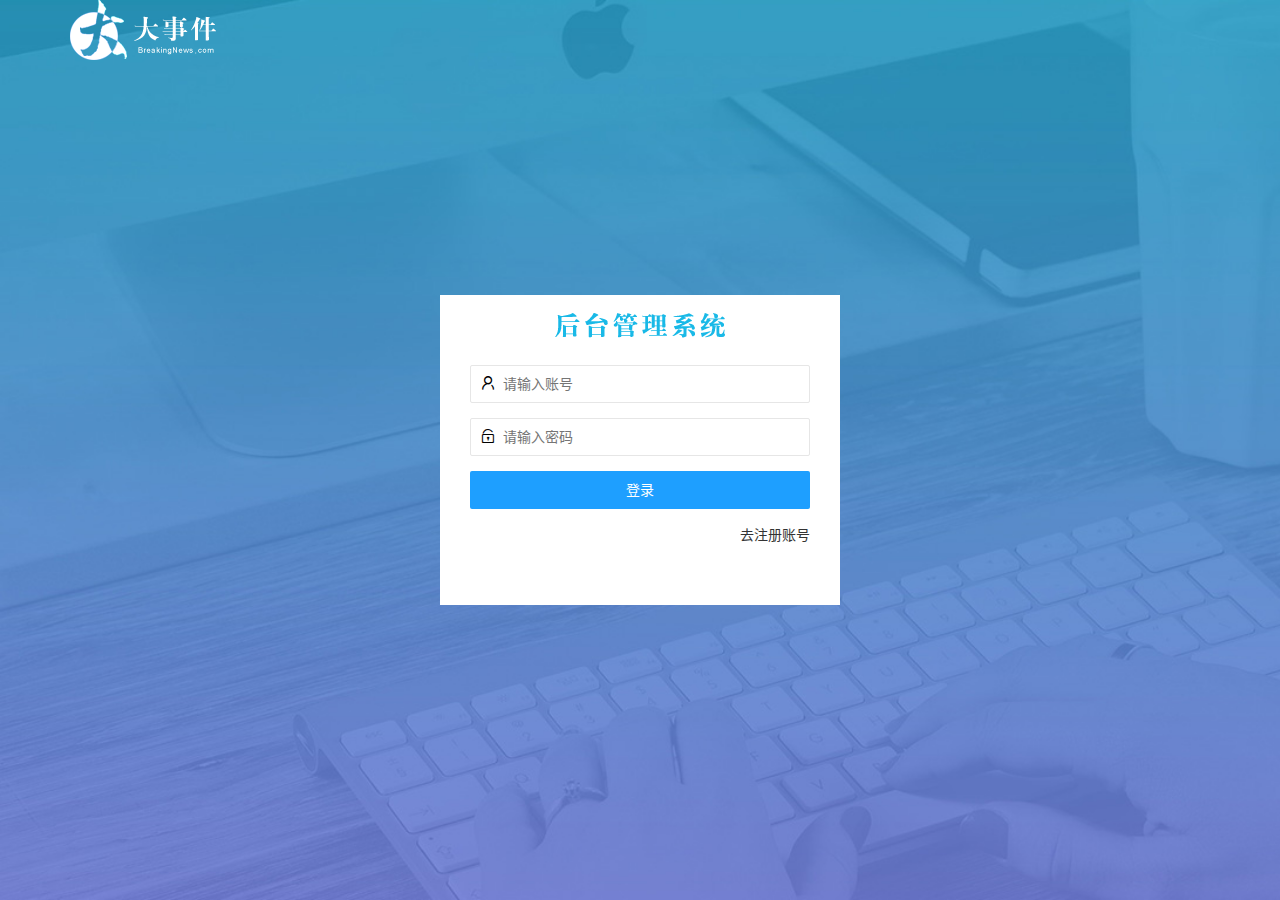
<file: login.html>
<!DOCTYPE html>
<html lang="zh-CN">

<head>
	<meta charset="UTF-8">
	<meta name="viewport" content="width=device-width, initial-scale=1.0">
	<title>大事件</title>
	<link rel="stylesheet" href="./assets/css/login.css">
	<link rel="stylesheet" href="./assets/lib/layui/css/layui.css">
</head>

<body>
	<!-- 头部LOGO区 -->
	<div class="layui-main">
		<img src="./assets/images/logo.png" alt="">
	</div>
	<!-- 登录注册区域 -->
	<div class="loginAndRegBox">
		<div class="title-box"></div>
		<div class="login-box">
			<form class="layui-form" id="form_login">
				<div class="layui-form-item icon-user">
					<i class="layui-icon layui-icon-username"></i>  
					<input type="text" name="username" required lay-verify="required" placeholder="请输入账号" autocomplete="off"
						class="layui-input">
				</div>
				<div class="layui-form-item icon-user">
					<i class="layui-icon layui-icon-password"></i>  
					<input type="password" name="password" required lay-verify="required|pwd" placeholder="请输入密码" autocomplete="off"
						class="layui-input">
				</div>
				<div class="layui-form-item">
					<button class="layui-btn layui-btn-fluid layui-btn-normal" lay-submit lay-filter="formDemo">登录</button>
				</div>
				<div class="layui-form-item" id="links">
					<a href="javascript:;" id="login-link">去注册账号</a>
				</div>

			</form>
		</div>
		<div class="reg-box" style="display: none;">
			<form class="layui-form" id="form_reg">
				<div class="layui-form-item icon-user">
					<i class="layui-icon layui-icon-username"></i>  

					<input type="text" name="username" required lay-verify="required" placeholder="请输入账号" autocomplete="off"
						class="layui-input">
				</div>
				<div class="layui-form-item icon-user">
					<i class="layui-icon layui-icon-password"></i>  

					<input type="password" name="password" required lay-verify="required|pwd" 1	placeholder="请输入密码" autocomplete="off"
						class="layui-input">
				</div>
				<div class="layui-form-item icon-user">
					<i class="layui-icon layui-icon-password"></i>  
					<input type="password" name="repassword" required lay-verify="required|repwd" placeholder="请再次确认密码" autocomplete="off"
						class="layui-input">
				</div>
				<div class="layui-form-item">
					<button class="layui-btn layui-btn-fluid layui-btn-normal" lay-submit lay-filter="formDemo">注册</button>
				</div>
				<div class="layui-form-item " id="links">
					<a href="javascript:;" id="reg-link">去登录</a>
				</div>
			</form>

		</div>
	</div>

	<script src="./assets/lib/layui/layui.all.js"></script>
	<script src="./assets/lib/jquery.js"></script>
	<script src="./assets/js/baseAPI.js"></script>
	<script src="./assets/js/login.js"></script>

</body>

</html>
</file>
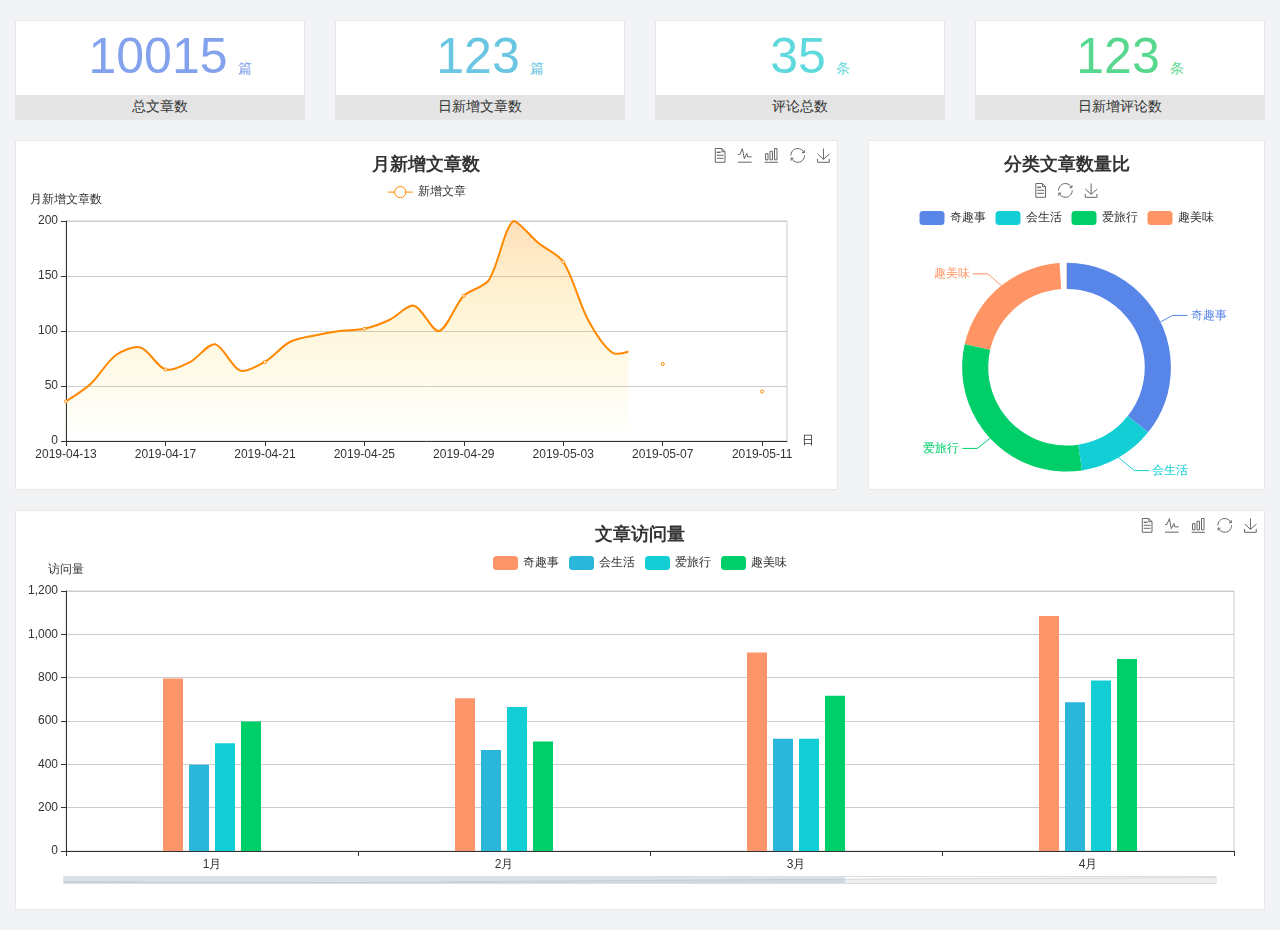
<file: home/dashboard.html>
<!DOCTYPE html>
<html lang="en">

<head>
  <meta charset="UTF-8">
  <meta name="viewport" content="width=device-width, initial-scale=1.0">
  <meta http-equiv="X-UA-Compatible" content="ie=edge">
  <title>图表统计</title>
  <link rel="stylesheet" href="../assets/lib/bootstrap.css" />
  <link rel="stylesheet" href="../assets/lib/main.css" />
  <script src="../assets/lib/jquery.js"></script>
  <script type="text/javascript" src="../assets/lib/echarts.min.js"></script>
</head>

<body>
  <div class="container-fluid">
    <div class="row spannel_list">
      <div class="col-sm-3 col-xs-6">
        <div class="spannel">
          <em>10015</em><span>篇</span>
          <b>总文章数</b>
        </div>
      </div>
      <div class="col-sm-3 col-xs-6">
        <div class="spannel scolor01">
          <em>123</em><span>篇</span>
          <b>日新增文章数</b>
        </div>
      </div>
      <div class="col-sm-3 col-xs-6">
        <div class="spannel scolor02">
          <em>35</em><span>条</span>
          <b>评论总数</b>
        </div>
      </div>
      <div class="col-sm-3 col-xs-6">
        <div class="spannel scolor03">
          <em>123</em><span>条</span>
          <b>日新增评论数</b>
        </div>
      </div>
    </div>
  </div>

  <div class="container-fluid">
    <div class="row curve-pie">
      <div class="col-lg-8 col-md-8">
        <div class="gragh_pannel" id="curve_show"></div>
      </div>
      <div class="col-lg-4 col-md-4">
        <div class="gragh_pannel" id="pie_show"></div>
      </div>
    </div>
  </div>

  <div class="container-fluid">
    <div class="column_pannel" id="column_show"></div>
  </div>

  <script>
    var oChart = echarts.init(document.getElementById('curve_show'));
    var aList_all = [
      { 'count': 36, 'date': '2019-04-13' },
      { 'count': 52, 'date': '2019-04-14' },
      { 'count': 78, 'date': '2019-04-15' },
      { 'count': 85, 'date': '2019-04-16' },
      { 'count': 65, 'date': '2019-04-17' },
      { 'count': 72, 'date': '2019-04-18' },
      { 'count': 88, 'date': '2019-04-19' },
      { 'count': 64, 'date': '2019-04-20' },
      { 'count': 72, 'date': '2019-04-21' },
      { 'count': 90, 'date': '2019-04-22' },
      { 'count': 96, 'date': '2019-04-23' },
      { 'count': 100, 'date': '2019-04-24' },
      { 'count': 102, 'date': '2019-04-25' },
      { 'count': 110, 'date': '2019-04-26' },
      { 'count': 123, 'date': '2019-04-27' },
      { 'count': 100, 'date': '2019-04-28' },
      { 'count': 132, 'date': '2019-04-29' },
      { 'count': 146, 'date': '2019-04-30' },
      { 'count': 200, 'date': '2019-05-01' },
      { 'count': 180, 'date': '2019-05-02' },
      { 'count': 163, 'date': '2019-05-03' },
      { 'count': 110, 'date': '2019-05-04' },
      { 'count': 80, 'date': '2019-05-05' },
      { 'count': 82, 'date': '2019-05-06' },
      { 'count': 70, 'date': '2019-05-07' },
      { 'count': 65, 'date': '2019-05-08' },
      { 'count': 54, 'date': '2019-05-09' },
      { 'count': 40, 'date': '2019-05-10' },
      { 'count': 45, 'date': '2019-05-11' },
      { 'count': 38, 'date': '2019-05-12' },
    ];

    let aCount = [];
    let aDate = [];

    for (var i = 0; i < aList_all.length; i++) {
      aCount.push(aList_all[i].count);
      aDate.push(aList_all[i].date);
    }

    var chartopt = {
      title: {
        text: '月新增文章数',
        left: 'center',
        top: '10'
      },
      tooltip: {
        trigger: 'axis'
      },
      legend: {
        data: ['新增文章'],
        top: '40'
      },
      toolbox: {
        show: true,
        feature: {
          mark: { show: true },
          dataView: { show: true, readOnly: false },
          magicType: { show: true, type: ['line', 'bar'] },
          restore: { show: true },
          saveAsImage: { show: true }
        }
      },
      calculable: true,
      xAxis: [
        {
          name: '日',
          type: 'category',
          boundaryGap: false,
          data: aDate
        }
      ],
      yAxis: [
        {
          name: '月新增文章数',
          type: 'value'
        }
      ],
      series: [
        {
          name: '新增文章',
          type: 'line',
          smooth: true,
          itemStyle: { normal: { areaStyle: { type: 'default' }, color: '#f80' }, lineStyle: { color: '#f80' } },
          data: aCount
        }],
      areaStyle: {
        normal: {
          color: new echarts.graphic.LinearGradient(0, 0, 0, 1, [{
            offset: 0,
            color: 'rgba(255,136,0,0.39)'
          }, {
            offset: .34,
            color: 'rgba(255,180,0,0.25)'
          }, {
            offset: 1,
            color: 'rgba(255,222,0,0.00)'
          }])

        }
      },
      grid: {
        show: true,
        x: 50,
        x2: 50,
        y: 80,
        height: 220
      }
    };

    oChart.setOption(chartopt);


    var oPie = echarts.init(document.getElementById('pie_show'));
    var oPieopt =
    {
      title: {
        top: 10,
        text: '分类文章数量比',
        x: 'center'
      },
      tooltip: {
        trigger: 'item',
        formatter: "{a} <br/>{b} : {c} ({d}%)"
      },
      color: ['#5885e8', '#13cfd5', '#00ce68', '#ff9565'],
      legend: {
        x: 'center',
        top: 65,
        data: ['奇趣事', '会生活', '爱旅行', '趣美味']
      },
      toolbox: {
        show: true,
        x: 'center',
        top: 35,
        feature: {
          mark: { show: true },
          dataView: { show: true, readOnly: false },
          magicType: {
            show: true,
            type: ['pie', 'funnel'],
            option: {
              funnel: {
                x: '25%',
                width: '50%',
                funnelAlign: 'left',
                max: 1548
              }
            }
          },
          restore: { show: true },
          saveAsImage: { show: true }
        }
      },
      calculable: true,
      series: [
        {
          name: '访问来源',
          type: 'pie',
          radius: ['45%', '60%'],
          center: ['50%', '65%'],
          data: [
            { value: 300, name: '奇趣事' },
            { value: 100, name: '会生活' },
            { value: 260, name: '爱旅行' },
            { value: 180, name: '趣美味' }
          ]
        }
      ]
    };
    oPie.setOption(oPieopt);



    var oColumn = this.echarts.init(document.getElementById('column_show'));
    var oColumnopt =
    {
      title: {
        text: '文章访问量',
        left: 'center',
        top: '10'
      },
      tooltip: {
        trigger: 'axis'
      },
      legend: {
        data: ['奇趣事', '会生活', '爱旅行', '趣美味'],
        top: '40'
      },
      toolbox: {
        show: true,
        feature: {
          mark: { show: true },
          dataView: { show: true, readOnly: false },
          magicType: { show: true, type: ['line', 'bar'] },
          restore: { show: true },
          saveAsImage: { show: true }
        }
      },
      calculable: true,
      xAxis: [
        {
          type: 'category',
          data: ['1月', '2月', '3月', '4月', '5月']
        }
      ],
      yAxis: [
        {
          name: '访问量',
          type: 'value'
        }
      ],
      series: [
        {
          name: '奇趣事',
          type: 'bar',
          barWidth: 20,
          itemStyle: {
            normal: { areaStyle: { type: 'default' }, color: '#fd956a' }
          },
          data: [800, 708, 920, 1090, 1200]
        },
        {
          name: '会生活',
          type: 'bar',
          barWidth: 20,
          itemStyle: {
            normal: { areaStyle: { type: 'default' }, color: '#2bb6db' }
          },
          data: [400, 468, 520, 690, 800]
        },
        {
          name: '爱旅行',
          type: 'bar',
          barWidth: 20,
          itemStyle: {
            normal: { areaStyle: { type: 'default' }, color: '#13cfd5' }
          },
          data: [500, 668, 520, 790, 900]
        },
        {
          name: '趣美味',
          type: 'bar',
          barWidth: 20,
          itemStyle: {
            normal: { areaStyle: { type: 'default' }, color: '#00ce68' }
          },
          data: [600, 508, 720, 890, 1000]
        }
      ],
      grid: {
        show: true,
        x: 50,
        x2: 30,
        y: 80,
        height: 260
      },
      dataZoom: [//给x轴设置滚动条
        {
          start: 0,//默认为0
          end: 100 - 1000 / 31,//默认为100
          type: 'slider',
          show: true,
          xAxisIndex: [0],
          handleSize: 0,//滑动条的 左右2个滑动条的大小
          height: 8,//组件高度
          left: 45, //左边的距离
          right: 50,//右边的距离
          bottom: 26,//右边的距离
          handleColor: '#ddd',//h滑动图标的颜色
          handleStyle: {
            borderColor: "#cacaca",
            borderWidth: "1",
            shadowBlur: 2,
            background: "#ddd",
            shadowColor: "#ddd",
          }
        }]
    };
    oColumn.setOption(oColumnopt);
  </script>
</body>

</html>
</file>
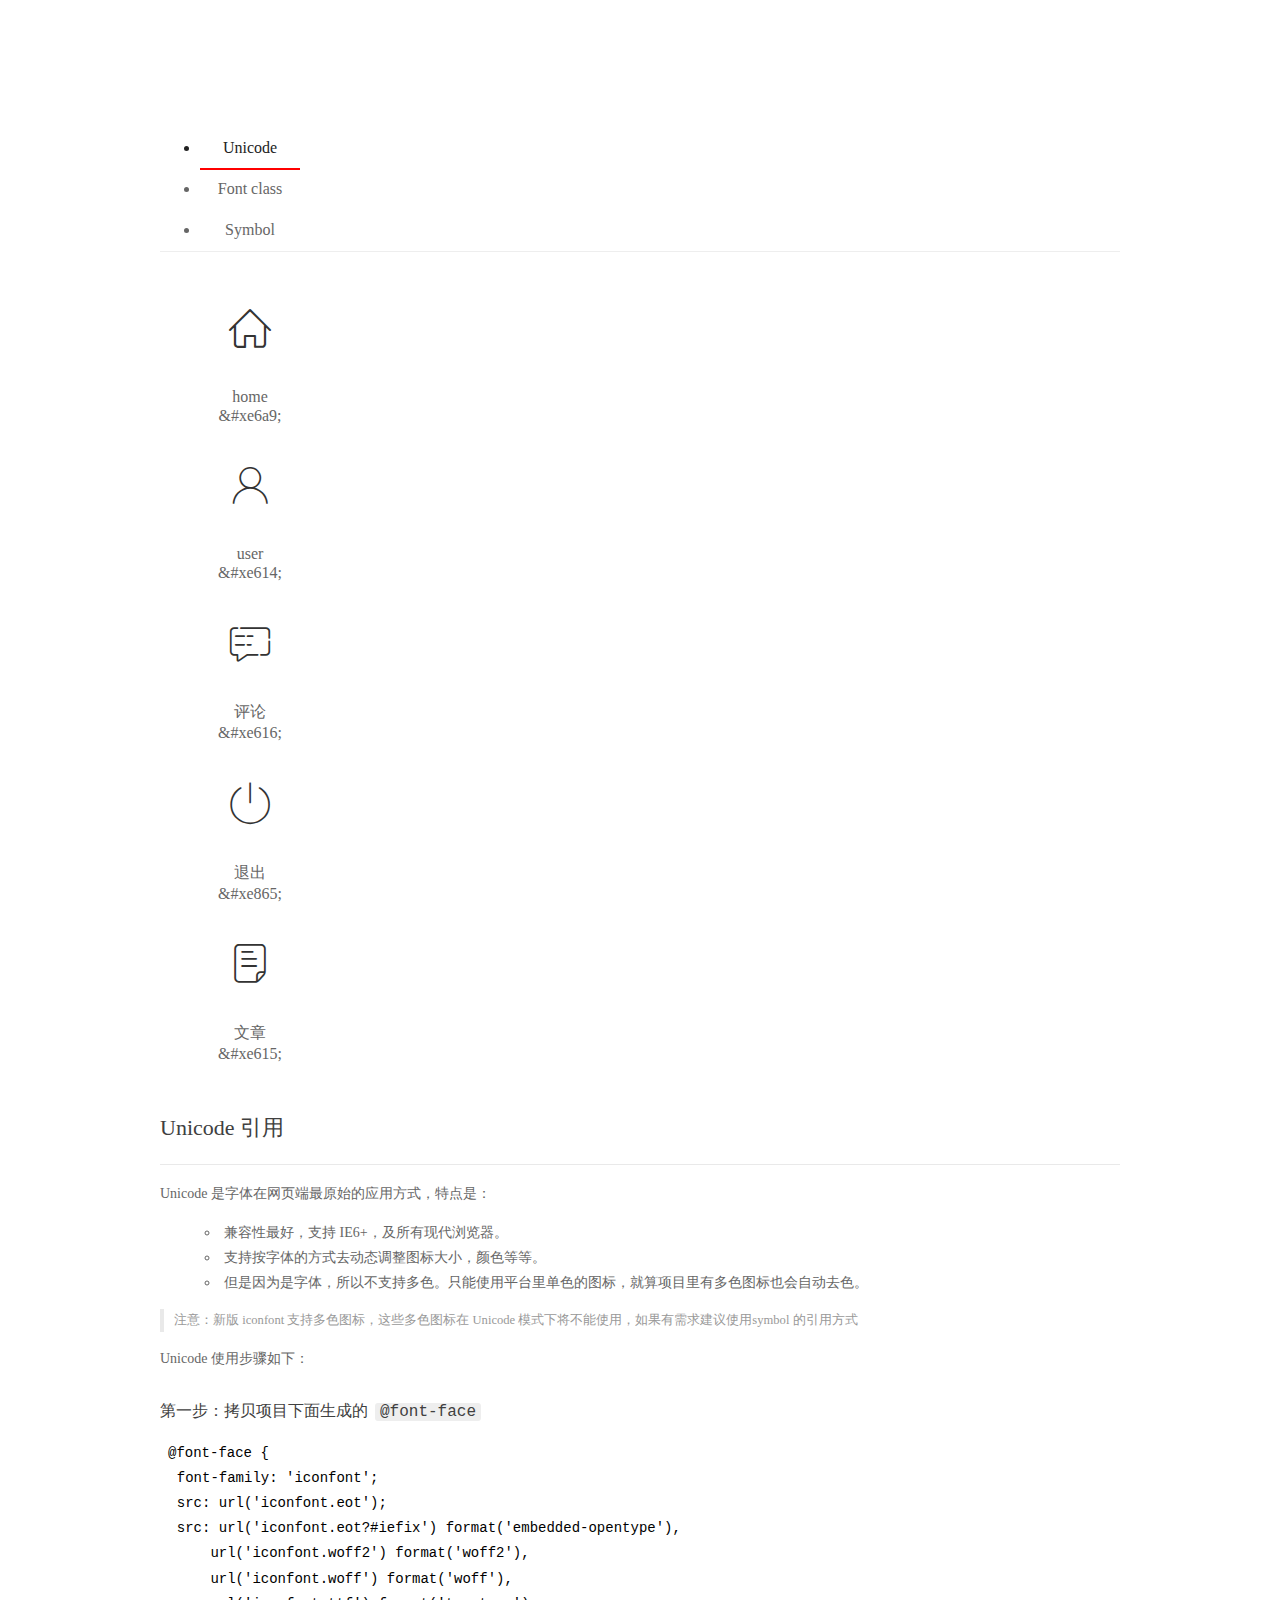
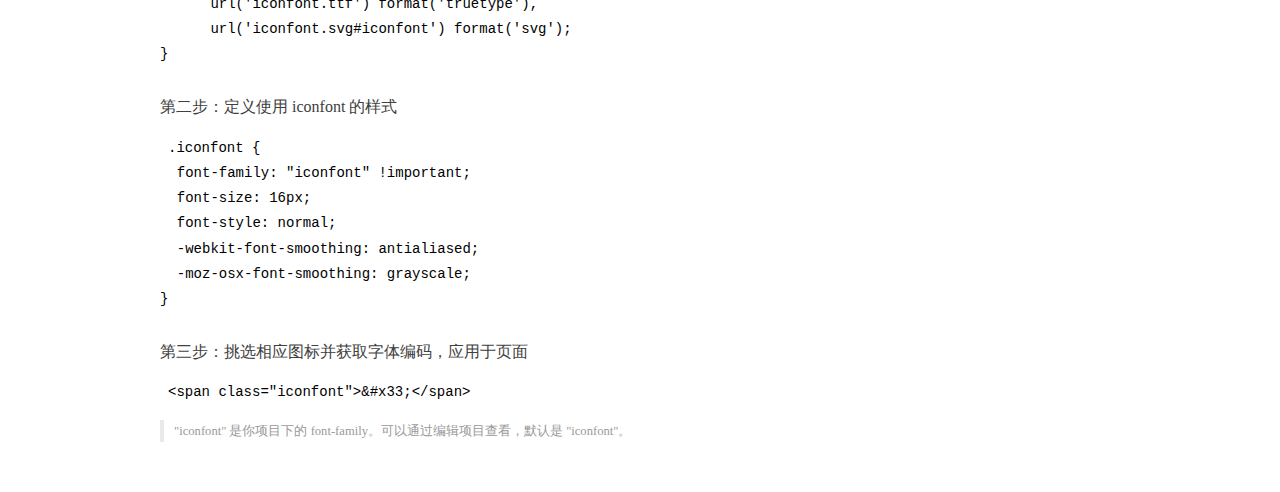
<file: assets/fonts/demo_index.html>
<!DOCTYPE html>
<html>
<head>
  <meta charset="utf-8"/>
  <title>IconFont Demo</title>
  <link rel="shortcut icon" href="https://gtms04.alicdn.com/tps/i4/TB1_oz6GVXXXXaFXpXXJDFnIXXX-64-64.ico" type="image/x-icon"/>
  <link rel="stylesheet" href="https://g.alicdn.com/thx/cube/1.3.2/cube.min.css">
  <link rel="stylesheet" href="demo.css">
  <link rel="stylesheet" href="iconfont.css">
  <script src="iconfont.js"></script>
  <!-- jQuery -->
  <script src="https://a1.alicdn.com/oss/uploads/2018/12/26/7bfddb60-08e8-11e9-9b04-53e73bb6408b.js"></script>
  <!-- 代码高亮 -->
  <script src="https://a1.alicdn.com/oss/uploads/2018/12/26/a3f714d0-08e6-11e9-8a15-ebf944d7534c.js"></script>
</head>
<body>
  <div class="main">
    <h1 class="logo"><a href="https://www.iconfont.cn/" title="iconfont 首页" target="_blank">&#xe86b;</a></h1>
    <div class="nav-tabs">
      <ul id="tabs" class="dib-box">
        <li class="dib active"><span>Unicode</span></li>
        <li class="dib"><span>Font class</span></li>
        <li class="dib"><span>Symbol</span></li>
      </ul>
      
    </div>
    <div class="tab-container">
      <div class="content unicode" style="display: block;">
          <ul class="icon_lists dib-box">
          
            <li class="dib">
              <span class="icon iconfont">&#xe6a9;</span>
                <div class="name">home</div>
                <div class="code-name">&amp;#xe6a9;</div>
              </li>
          
            <li class="dib">
              <span class="icon iconfont">&#xe614;</span>
                <div class="name">user</div>
                <div class="code-name">&amp;#xe614;</div>
              </li>
          
            <li class="dib">
              <span class="icon iconfont">&#xe616;</span>
                <div class="name">评论</div>
                <div class="code-name">&amp;#xe616;</div>
              </li>
          
            <li class="dib">
              <span class="icon iconfont">&#xe865;</span>
                <div class="name">退出</div>
                <div class="code-name">&amp;#xe865;</div>
              </li>
          
            <li class="dib">
              <span class="icon iconfont">&#xe615;</span>
                <div class="name">文章</div>
                <div class="code-name">&amp;#xe615;</div>
              </li>
          
          </ul>
          <div class="article markdown">
          <h2 id="unicode-">Unicode 引用</h2>
          <hr>

          <p>Unicode 是字体在网页端最原始的应用方式，特点是：</p>
          <ul>
            <li>兼容性最好，支持 IE6+，及所有现代浏览器。</li>
            <li>支持按字体的方式去动态调整图标大小，颜色等等。</li>
            <li>但是因为是字体，所以不支持多色。只能使用平台里单色的图标，就算项目里有多色图标也会自动去色。</li>
          </ul>
          <blockquote>
            <p>注意：新版 iconfont 支持多色图标，这些多色图标在 Unicode 模式下将不能使用，如果有需求建议使用symbol 的引用方式</p>
          </blockquote>
          <p>Unicode 使用步骤如下：</p>
          <h3 id="-font-face">第一步：拷贝项目下面生成的 <code>@font-face</code></h3>
<pre><code class="language-css"
>@font-face {
  font-family: 'iconfont';
  src: url('iconfont.eot');
  src: url('iconfont.eot?#iefix') format('embedded-opentype'),
      url('iconfont.woff2') format('woff2'),
      url('iconfont.woff') format('woff'),
      url('iconfont.ttf') format('truetype'),
      url('iconfont.svg#iconfont') format('svg');
}
</code></pre>
          <h3 id="-iconfont-">第二步：定义使用 iconfont 的样式</h3>
<pre><code class="language-css"
>.iconfont {
  font-family: "iconfont" !important;
  font-size: 16px;
  font-style: normal;
  -webkit-font-smoothing: antialiased;
  -moz-osx-font-smoothing: grayscale;
}
</code></pre>
          <h3 id="-">第三步：挑选相应图标并获取字体编码，应用于页面</h3>
<pre>
<code class="language-html"
>&lt;span class="iconfont"&gt;&amp;#x33;&lt;/span&gt;
</code></pre>
          <blockquote>
            <p>"iconfont" 是你项目下的 font-family。可以通过编辑项目查看，默认是 "iconfont"。</p>
          </blockquote>
          </div>
      </div>
      <div class="content font-class">
        <ul class="icon_lists dib-box">
          
          <li class="dib">
            <span class="icon iconfont icon-home"></span>
            <div class="name">
              home
            </div>
            <div class="code-name">.icon-home
            </div>
          </li>
          
          <li class="dib">
            <span class="icon iconfont icon-user"></span>
            <div class="name">
              user
            </div>
            <div class="code-name">.icon-user
            </div>
          </li>
          
          <li class="dib">
            <span class="icon iconfont icon-pinglun"></span>
            <div class="name">
              评论
            </div>
            <div class="code-name">.icon-pinglun
            </div>
          </li>
          
          <li class="dib">
            <span class="icon iconfont icon-tuichu"></span>
            <div class="name">
              退出
            </div>
            <div class="code-name">.icon-tuichu
            </div>
          </li>
          
          <li class="dib">
            <span class="icon iconfont icon-16"></span>
            <div class="name">
              文章
            </div>
            <div class="code-name">.icon-16
            </div>
          </li>
          
        </ul>
        <div class="article markdown">
        <h2 id="font-class-">font-class 引用</h2>
        <hr>

        <p>font-class 是 Unicode 使用方式的一种变种，主要是解决 Unicode 书写不直观，语意不明确的问题。</p>
        <p>与 Unicode 使用方式相比，具有如下特点：</p>
        <ul>
          <li>兼容性良好，支持 IE8+，及所有现代浏览器。</li>
          <li>相比于 Unicode 语意明确，书写更直观。可以很容易分辨这个 icon 是什么。</li>
          <li>因为使用 class 来定义图标，所以当要替换图标时，只需要修改 class 里面的 Unicode 引用。</li>
          <li>不过因为本质上还是使用的字体，所以多色图标还是不支持的。</li>
        </ul>
        <p>使用步骤如下：</p>
        <h3 id="-fontclass-">第一步：引入项目下面生成的 fontclass 代码：</h3>
<pre><code class="language-html">&lt;link rel="stylesheet" href="./iconfont.css"&gt;
</code></pre>
        <h3 id="-">第二步：挑选相应图标并获取类名，应用于页面：</h3>
<pre><code class="language-html">&lt;span class="iconfont icon-xxx"&gt;&lt;/span&gt;
</code></pre>
        <blockquote>
          <p>"
            iconfont" 是你项目下的 font-family。可以通过编辑项目查看，默认是 "iconfont"。</p>
        </blockquote>
      </div>
      </div>
      <div class="content symbol">
          <ul class="icon_lists dib-box">
          
            <li class="dib">
                <svg class="icon svg-icon" aria-hidden="true">
                  <use xlink:href="#icon-home"></use>
                </svg>
                <div class="name">home</div>
                <div class="code-name">#icon-home</div>
            </li>
          
            <li class="dib">
                <svg class="icon svg-icon" aria-hidden="true">
                  <use xlink:href="#icon-user"></use>
                </svg>
                <div class="name">user</div>
                <div class="code-name">#icon-user</div>
            </li>
          
            <li class="dib">
                <svg class="icon svg-icon" aria-hidden="true">
                  <use xlink:href="#icon-pinglun"></use>
                </svg>
                <div class="name">评论</div>
                <div class="code-name">#icon-pinglun</div>
            </li>
          
            <li class="dib">
                <svg class="icon svg-icon" aria-hidden="true">
                  <use xlink:href="#icon-tuichu"></use>
                </svg>
                <div class="name">退出</div>
                <div class="code-name">#icon-tuichu</div>
            </li>
          
            <li class="dib">
                <svg class="icon svg-icon" aria-hidden="true">
                  <use xlink:href="#icon-16"></use>
                </svg>
                <div class="name">文章</div>
                <div class="code-name">#icon-16</div>
            </li>
          
          </ul>
          <div class="article markdown">
          <h2 id="symbol-">Symbol 引用</h2>
          <hr>

          <p>这是一种全新的使用方式，应该说这才是未来的主流，也是平台目前推荐的用法。相关介绍可以参考这篇<a href="">文章</a>
            这种用法其实是做了一个 SVG 的集合，与另外两种相比具有如下特点：</p>
          <ul>
            <li>支持多色图标了，不再受单色限制。</li>
            <li>通过一些技巧，支持像字体那样，通过 <code>font-size</code>, <code>color</code> 来调整样式。</li>
            <li>兼容性较差，支持 IE9+，及现代浏览器。</li>
            <li>浏览器渲染 SVG 的性能一般，还不如 png。</li>
          </ul>
          <p>使用步骤如下：</p>
          <h3 id="-symbol-">第一步：引入项目下面生成的 symbol 代码：</h3>
<pre><code class="language-html">&lt;script src="./iconfont.js"&gt;&lt;/script&gt;
</code></pre>
          <h3 id="-css-">第二步：加入通用 CSS 代码（引入一次就行）：</h3>
<pre><code class="language-html">&lt;style&gt;
.icon {
  width: 1em;
  height: 1em;
  vertical-align: -0.15em;
  fill: currentColor;
  overflow: hidden;
}
&lt;/style&gt;
</code></pre>
          <h3 id="-">第三步：挑选相应图标并获取类名，应用于页面：</h3>
<pre><code class="language-html">&lt;svg class="icon" aria-hidden="true"&gt;
  &lt;use xlink:href="#icon-xxx"&gt;&lt;/use&gt;
&lt;/svg&gt;
</code></pre>
          </div>
      </div>

    </div>
  </div>
  <script>
  $(document).ready(function () {
      $('.tab-container .content:first').show()

      $('#tabs li').click(function (e) {
        var tabContent = $('.tab-container .content')
        var index = $(this).index()

        if ($(this).hasClass('active')) {
          return
        } else {
          $('#tabs li').removeClass('active')
          $(this).addClass('active')

          tabContent.hide().eq(index).fadeIn()
        }
      })
    })
  </script>
</body>
</html>
</file>
<file: assets/css/login.css>
html,
body{
    margin: 0;
    padding: 0;
    height: 100%;
    width: 100%;
    background: url('/assets/images/login_bg.jpg') no-repeat;
    background-size: cover;
}
.loginAndRegBox{
    position: absolute;
    left: 50%;
    top: 50%;
    transform: translate(-50%,-50%);
    width: 400px;
    height: 310px;
    background-color: #fff;

}
.title-box {
    height: 60px;
    background: url('/assets/images/login_title.png') no-repeat;
    background-position: 50%;
}
.layui-form {
    padding: 10px 30px;
}
#links {
    display: flex;
    justify-content:flex-end;
}
.icon-user {
    position: relative;
}
.icon-user i {
    position: absolute;
    top: 10px;
    left: 10px;
}
.layui-input {
    padding-left: 32px!important;
}
</file>
<file: assets/lib/layui/css/layui.css>
/** layui-v2.5.5 MIT License By https://www.layui.com */
 .layui-inline,img{display:inline-block;vertical-align:middle}h1,h2,h3,h4,h5,h6{font-weight:400}.layui-edge,.layui-header,.layui-inline,.layui-main{position:relative}.layui-body,.layui-edge,.layui-elip{overflow:hidden}.layui-btn,.layui-edge,.layui-inline,img{vertical-align:middle}.layui-btn,.layui-disabled,.layui-icon,.layui-unselect{-moz-user-select:none;-webkit-user-select:none;-ms-user-select:none}.layui-elip,.layui-form-checkbox span,.layui-form-pane .layui-form-label{text-overflow:ellipsis;white-space:nowrap}.layui-breadcrumb,.layui-tree-btnGroup{visibility:hidden}blockquote,body,button,dd,div,dl,dt,form,h1,h2,h3,h4,h5,h6,input,li,ol,p,pre,td,textarea,th,ul{margin:0;padding:0;-webkit-tap-highlight-color:rgba(0,0,0,0)}a:active,a:hover{outline:0}img{border:none}li{list-style:none}table{border-collapse:collapse;border-spacing:0}h4,h5,h6{font-size:100%}button,input,optgroup,option,select,textarea{font-family:inherit;font-size:inherit;font-style:inherit;font-weight:inherit;outline:0}pre{white-space:pre-wrap;white-space:-moz-pre-wrap;white-space:-pre-wrap;white-space:-o-pre-wrap;word-wrap:break-word}body{line-height:24px;font:14px Helvetica Neue,Helvetica,PingFang SC,Tahoma,Arial,sans-serif}hr{height:1px;margin:10px 0;border:0;clear:both}a{color:#333;text-decoration:none}a:hover{color:#777}a cite{font-style:normal;*cursor:pointer}.layui-border-box,.layui-border-box *{box-sizing:border-box}.layui-box,.layui-box *{box-sizing:content-box}.layui-clear{clear:both;*zoom:1}.layui-clear:after{content:'\20';clear:both;*zoom:1;display:block;height:0}.layui-inline{*display:inline;*zoom:1}.layui-edge{display:inline-block;width:0;height:0;border-width:6px;border-style:dashed;border-color:transparent}.layui-edge-top{top:-4px;border-bottom-color:#999;border-bottom-style:solid}.layui-edge-right{border-left-color:#999;border-left-style:solid}.layui-edge-bottom{top:2px;border-top-color:#999;border-top-style:solid}.layui-edge-left{border-right-color:#999;border-right-style:solid}.layui-disabled,.layui-disabled:hover{color:#d2d2d2!important;cursor:not-allowed!important}.layui-circle{border-radius:100%}.layui-show{display:block!important}.layui-hide{display:none!important}@font-face{font-family:layui-icon;src:url(../font/iconfont.eot?v=250);src:url(../font/iconfont.eot?v=250#iefix) format('embedded-opentype'),url(../font/iconfont.woff2?v=250) format('woff2'),url(../font/iconfont.woff?v=250) format('woff'),url(../font/iconfont.ttf?v=250) format('truetype'),url(../font/iconfont.svg?v=250#layui-icon) format('svg')}.layui-icon{font-family:layui-icon!important;font-size:16px;font-style:normal;-webkit-font-smoothing:antialiased;-moz-osx-font-smoothing:grayscale}.layui-icon-reply-fill:before{content:"\e611"}.layui-icon-set-fill:before{content:"\e614"}.layui-icon-menu-fill:before{content:"\e60f"}.layui-icon-search:before{content:"\e615"}.layui-icon-share:before{content:"\e641"}.layui-icon-set-sm:before{content:"\e620"}.layui-icon-engine:before{content:"\e628"}.layui-icon-close:before{content:"\1006"}.layui-icon-close-fill:before{content:"\1007"}.layui-icon-chart-screen:before{content:"\e629"}.layui-icon-star:before{content:"\e600"}.layui-icon-circle-dot:before{content:"\e617"}.layui-icon-chat:before{content:"\e606"}.layui-icon-release:before{content:"\e609"}.layui-icon-list:before{content:"\e60a"}.layui-icon-chart:before{content:"\e62c"}.layui-icon-ok-circle:before{content:"\1005"}.layui-icon-layim-theme:before{content:"\e61b"}.layui-icon-table:before{content:"\e62d"}.layui-icon-right:before{content:"\e602"}.layui-icon-left:before{content:"\e603"}.layui-icon-cart-simple:before{content:"\e698"}.layui-icon-face-cry:before{content:"\e69c"}.layui-icon-face-smile:before{content:"\e6af"}.layui-icon-survey:before{content:"\e6b2"}.layui-icon-tree:before{content:"\e62e"}.layui-icon-upload-circle:before{content:"\e62f"}.layui-icon-add-circle:before{content:"\e61f"}.layui-icon-download-circle:before{content:"\e601"}.layui-icon-templeate-1:before{content:"\e630"}.layui-icon-util:before{content:"\e631"}.layui-icon-face-surprised:before{content:"\e664"}.layui-icon-edit:before{content:"\e642"}.layui-icon-speaker:before{content:"\e645"}.layui-icon-down:before{content:"\e61a"}.layui-icon-file:before{content:"\e621"}.layui-icon-layouts:before{content:"\e632"}.layui-icon-rate-half:before{content:"\e6c9"}.layui-icon-add-circle-fine:before{content:"\e608"}.layui-icon-prev-circle:before{content:"\e633"}.layui-icon-read:before{content:"\e705"}.layui-icon-404:before{content:"\e61c"}.layui-icon-carousel:before{content:"\e634"}.layui-icon-help:before{content:"\e607"}.layui-icon-code-circle:before{content:"\e635"}.layui-icon-water:before{content:"\e636"}.layui-icon-username:before{content:"\e66f"}.layui-icon-find-fill:before{content:"\e670"}.layui-icon-about:before{content:"\e60b"}.layui-icon-location:before{content:"\e715"}.layui-icon-up:before{content:"\e619"}.layui-icon-pause:before{content:"\e651"}.layui-icon-date:before{content:"\e637"}.layui-icon-layim-uploadfile:before{content:"\e61d"}.layui-icon-delete:before{content:"\e640"}.layui-icon-play:before{content:"\e652"}.layui-icon-top:before{content:"\e604"}.layui-icon-friends:before{content:"\e612"}.layui-icon-refresh-3:before{content:"\e9aa"}.layui-icon-ok:before{content:"\e605"}.layui-icon-layer:before{content:"\e638"}.layui-icon-face-smile-fine:before{content:"\e60c"}.layui-icon-dollar:before{content:"\e659"}.layui-icon-group:before{content:"\e613"}.layui-icon-layim-download:before{content:"\e61e"}.layui-icon-picture-fine:before{content:"\e60d"}.layui-icon-link:before{content:"\e64c"}.layui-icon-diamond:before{content:"\e735"}.layui-icon-log:before{content:"\e60e"}.layui-icon-rate-solid:before{content:"\e67a"}.layui-icon-fonts-del:before{content:"\e64f"}.layui-icon-unlink:before{content:"\e64d"}.layui-icon-fonts-clear:before{content:"\e639"}.layui-icon-triangle-r:before{content:"\e623"}.layui-icon-circle:before{content:"\e63f"}.layui-icon-radio:before{content:"\e643"}.layui-icon-align-center:before{content:"\e647"}.layui-icon-align-right:before{content:"\e648"}.layui-icon-align-left:before{content:"\e649"}.layui-icon-loading-1:before{content:"\e63e"}.layui-icon-return:before{content:"\e65c"}.layui-icon-fonts-strong:before{content:"\e62b"}.layui-icon-upload:before{content:"\e67c"}.layui-icon-dialogue:before{content:"\e63a"}.layui-icon-video:before{content:"\e6ed"}.layui-icon-headset:before{content:"\e6fc"}.layui-icon-cellphone-fine:before{content:"\e63b"}.layui-icon-add-1:before{content:"\e654"}.layui-icon-face-smile-b:before{content:"\e650"}.layui-icon-fonts-html:before{content:"\e64b"}.layui-icon-form:before{content:"\e63c"}.layui-icon-cart:before{content:"\e657"}.layui-icon-camera-fill:before{content:"\e65d"}.layui-icon-tabs:before{content:"\e62a"}.layui-icon-fonts-code:before{content:"\e64e"}.layui-icon-fire:before{content:"\e756"}.layui-icon-set:before{content:"\e716"}.layui-icon-fonts-u:before{content:"\e646"}.layui-icon-triangle-d:before{content:"\e625"}.layui-icon-tips:before{content:"\e702"}.layui-icon-picture:before{content:"\e64a"}.layui-icon-more-vertical:before{content:"\e671"}.layui-icon-flag:before{content:"\e66c"}.layui-icon-loading:before{content:"\e63d"}.layui-icon-fonts-i:before{content:"\e644"}.layui-icon-refresh-1:before{content:"\e666"}.layui-icon-rmb:before{content:"\e65e"}.layui-icon-home:before{content:"\e68e"}.layui-icon-user:before{content:"\e770"}.layui-icon-notice:before{content:"\e667"}.layui-icon-login-weibo:before{content:"\e675"}.layui-icon-voice:before{content:"\e688"}.layui-icon-upload-drag:before{content:"\e681"}.layui-icon-login-qq:before{content:"\e676"}.layui-icon-snowflake:before{content:"\e6b1"}.layui-icon-file-b:before{content:"\e655"}.layui-icon-template:before{content:"\e663"}.layui-icon-auz:before{content:"\e672"}.layui-icon-console:before{content:"\e665"}.layui-icon-app:before{content:"\e653"}.layui-icon-prev:before{content:"\e65a"}.layui-icon-website:before{content:"\e7ae"}.layui-icon-next:before{content:"\e65b"}.layui-icon-component:before{content:"\e857"}.layui-icon-more:before{content:"\e65f"}.layui-icon-login-wechat:before{content:"\e677"}.layui-icon-shrink-right:before{content:"\e668"}.layui-icon-spread-left:before{content:"\e66b"}.layui-icon-camera:before{content:"\e660"}.layui-icon-note:before{content:"\e66e"}.layui-icon-refresh:before{content:"\e669"}.layui-icon-female:before{content:"\e661"}.layui-icon-male:before{content:"\e662"}.layui-icon-password:before{content:"\e673"}.layui-icon-senior:before{content:"\e674"}.layui-icon-theme:before{content:"\e66a"}.layui-icon-tread:before{content:"\e6c5"}.layui-icon-praise:before{content:"\e6c6"}.layui-icon-star-fill:before{content:"\e658"}.layui-icon-rate:before{content:"\e67b"}.layui-icon-template-1:before{content:"\e656"}.layui-icon-vercode:before{content:"\e679"}.layui-icon-cellphone:before{content:"\e678"}.layui-icon-screen-full:before{content:"\e622"}.layui-icon-screen-restore:before{content:"\e758"}.layui-icon-cols:before{content:"\e610"}.layui-icon-export:before{content:"\e67d"}.layui-icon-print:before{content:"\e66d"}.layui-icon-slider:before{content:"\e714"}.layui-icon-addition:before{content:"\e624"}.layui-icon-subtraction:before{content:"\e67e"}.layui-icon-service:before{content:"\e626"}.layui-icon-transfer:before{content:"\e691"}.layui-main{width:1140px;margin:0 auto}.layui-header{z-index:1000;height:60px}.layui-header a:hover{transition:all .5s;-webkit-transition:all .5s}.layui-side{position:fixed;left:0;top:0;bottom:0;z-index:999;width:200px;overflow-x:hidden}.layui-side-scroll{position:relative;width:220px;height:100%;overflow-x:hidden}.layui-body{position:absolute;left:200px;right:0;top:0;bottom:0;z-index:998;width:auto;overflow-y:auto;box-sizing:border-box}.layui-layout-body{overflow:hidden}.layui-layout-admin .layui-header{background-color:#23262E}.layui-layout-admin .layui-side{top:60px;width:200px;overflow-x:hidden}.layui-layout-admin .layui-body{position:fixed;top:60px;bottom:44px}.layui-layout-admin .layui-main{width:auto;margin:0 15px}.layui-layout-admin .layui-footer{position:fixed;left:200px;right:0;bottom:0;height:44px;line-height:44px;padding:0 15px;background-color:#eee}.layui-layout-admin .layui-logo{position:absolute;left:0;top:0;width:200px;height:100%;line-height:60px;text-align:center;color:#009688;font-size:16px}.layui-layout-admin .layui-header .layui-nav{background:0 0}.layui-layout-left{position:absolute!important;left:200px;top:0}.layui-layout-right{position:absolute!important;right:0;top:0}.layui-container{position:relative;margin:0 auto;padding:0 15px;box-sizing:border-box}.layui-fluid{position:relative;margin:0 auto;padding:0 15px}.layui-row:after,.layui-row:before{content:'';display:block;clear:both}.layui-col-lg1,.layui-col-lg10,.layui-col-lg11,.layui-col-lg12,.layui-col-lg2,.layui-col-lg3,.layui-col-lg4,.layui-col-lg5,.layui-col-lg6,.layui-col-lg7,.layui-col-lg8,.layui-col-lg9,.layui-col-md1,.layui-col-md10,.layui-col-md11,.layui-col-md12,.layui-col-md2,.layui-col-md3,.layui-col-md4,.layui-col-md5,.layui-col-md6,.layui-col-md7,.layui-col-md8,.layui-col-md9,.layui-col-sm1,.layui-col-sm10,.layui-col-sm11,.layui-col-sm12,.layui-col-sm2,.layui-col-sm3,.layui-col-sm4,.layui-col-sm5,.layui-col-sm6,.layui-col-sm7,.layui-col-sm8,.layui-col-sm9,.layui-col-xs1,.layui-col-xs10,.layui-col-xs11,.layui-col-xs12,.layui-col-xs2,.layui-col-xs3,.layui-col-xs4,.layui-col-xs5,.layui-col-xs6,.layui-col-xs7,.layui-col-xs8,.layui-col-xs9{position:relative;display:block;box-sizing:border-box}.layui-col-xs1,.layui-col-xs10,.layui-col-xs11,.layui-col-xs12,.layui-col-xs2,.layui-col-xs3,.layui-col-xs4,.layui-col-xs5,.layui-col-xs6,.layui-col-xs7,.layui-col-xs8,.layui-col-xs9{float:left}.layui-col-xs1{width:8.33333333%}.layui-col-xs2{width:16.66666667%}.layui-col-xs3{width:25%}.layui-col-xs4{width:33.33333333%}.layui-col-xs5{width:41.66666667%}.layui-col-xs6{width:50%}.layui-col-xs7{width:58.33333333%}.layui-col-xs8{width:66.66666667%}.layui-col-xs9{width:75%}.layui-col-xs10{width:83.33333333%}.layui-col-xs11{width:91.66666667%}.layui-col-xs12{width:100%}.layui-col-xs-offset1{margin-left:8.33333333%}.layui-col-xs-offset2{margin-left:16.66666667%}.layui-col-xs-offset3{margin-left:25%}.layui-col-xs-offset4{margin-left:33.33333333%}.layui-col-xs-offset5{margin-left:41.66666667%}.layui-col-xs-offset6{margin-left:50%}.layui-col-xs-offset7{margin-left:58.33333333%}.layui-col-xs-offset8{margin-left:66.66666667%}.layui-col-xs-offset9{margin-left:75%}.layui-col-xs-offset10{margin-left:83.33333333%}.layui-col-xs-offset11{margin-left:91.66666667%}.layui-col-xs-offset12{margin-left:100%}@media screen and (max-width:768px){.layui-hide-xs{display:none!important}.layui-show-xs-block{display:block!important}.layui-show-xs-inline{display:inline!important}.layui-show-xs-inline-block{display:inline-block!important}}@media screen and (min-width:768px){.layui-container{width:750px}.layui-hide-sm{display:none!important}.layui-show-sm-block{display:block!important}.layui-show-sm-inline{display:inline!important}.layui-show-sm-inline-block{display:inline-block!important}.layui-col-sm1,.layui-col-sm10,.layui-col-sm11,.layui-col-sm12,.layui-col-sm2,.layui-col-sm3,.layui-col-sm4,.layui-col-sm5,.layui-col-sm6,.layui-col-sm7,.layui-col-sm8,.layui-col-sm9{float:left}.layui-col-sm1{width:8.33333333%}.layui-col-sm2{width:16.66666667%}.layui-col-sm3{width:25%}.layui-col-sm4{width:33.33333333%}.layui-col-sm5{width:41.66666667%}.layui-col-sm6{width:50%}.layui-col-sm7{width:58.33333333%}.layui-col-sm8{width:66.66666667%}.layui-col-sm9{width:75%}.layui-col-sm10{width:83.33333333%}.layui-col-sm11{width:91.66666667%}.layui-col-sm12{width:100%}.layui-col-sm-offset1{margin-left:8.33333333%}.layui-col-sm-offset2{margin-left:16.66666667%}.layui-col-sm-offset3{margin-left:25%}.layui-col-sm-offset4{margin-left:33.33333333%}.layui-col-sm-offset5{margin-left:41.66666667%}.layui-col-sm-offset6{margin-left:50%}.layui-col-sm-offset7{margin-left:58.33333333%}.layui-col-sm-offset8{margin-left:66.66666667%}.layui-col-sm-offset9{margin-left:75%}.layui-col-sm-offset10{margin-left:83.33333333%}.layui-col-sm-offset11{margin-left:91.66666667%}.layui-col-sm-offset12{margin-left:100%}}@media screen and (min-width:992px){.layui-container{width:970px}.layui-hide-md{display:none!important}.layui-show-md-block{display:block!important}.layui-show-md-inline{display:inline!important}.layui-show-md-inline-block{display:inline-block!important}.layui-col-md1,.layui-col-md10,.layui-col-md11,.layui-col-md12,.layui-col-md2,.layui-col-md3,.layui-col-md4,.layui-col-md5,.layui-col-md6,.layui-col-md7,.layui-col-md8,.layui-col-md9{float:left}.layui-col-md1{width:8.33333333%}.layui-col-md2{width:16.66666667%}.layui-col-md3{width:25%}.layui-col-md4{width:33.33333333%}.layui-col-md5{width:41.66666667%}.layui-col-md6{width:50%}.layui-col-md7{width:58.33333333%}.layui-col-md8{width:66.66666667%}.layui-col-md9{width:75%}.layui-col-md10{width:83.33333333%}.layui-col-md11{width:91.66666667%}.layui-col-md12{width:100%}.layui-col-md-offset1{margin-left:8.33333333%}.layui-col-md-offset2{margin-left:16.66666667%}.layui-col-md-offset3{margin-left:25%}.layui-col-md-offset4{margin-left:33.33333333%}.layui-col-md-offset5{margin-left:41.66666667%}.layui-col-md-offset6{margin-left:50%}.layui-col-md-offset7{margin-left:58.33333333%}.layui-col-md-offset8{margin-left:66.66666667%}.layui-col-md-offset9{margin-left:75%}.layui-col-md-offset10{margin-left:83.33333333%}.layui-col-md-offset11{margin-left:91.66666667%}.layui-col-md-offset12{margin-left:100%}}@media screen and (min-width:1200px){.layui-container{width:1170px}.layui-hide-lg{display:none!important}.layui-show-lg-block{display:block!important}.layui-show-lg-inline{display:inline!important}.layui-show-lg-inline-block{display:inline-block!important}.layui-col-lg1,.layui-col-lg10,.layui-col-lg11,.layui-col-lg12,.layui-col-lg2,.layui-col-lg3,.layui-col-lg4,.layui-col-lg5,.layui-col-lg6,.layui-col-lg7,.layui-col-lg8,.layui-col-lg9{float:left}.layui-col-lg1{width:8.33333333%}.layui-col-lg2{width:16.66666667%}.layui-col-lg3{width:25%}.layui-col-lg4{width:33.33333333%}.layui-col-lg5{width:41.66666667%}.layui-col-lg6{width:50%}.layui-col-lg7{width:58.33333333%}.layui-col-lg8{width:66.66666667%}.layui-col-lg9{width:75%}.layui-col-lg10{width:83.33333333%}.layui-col-lg11{width:91.66666667%}.layui-col-lg12{width:100%}.layui-col-lg-offset1{margin-left:8.33333333%}.layui-col-lg-offset2{margin-left:16.66666667%}.layui-col-lg-offset3{margin-left:25%}.layui-col-lg-offset4{margin-left:33.33333333%}.layui-col-lg-offset5{margin-left:41.66666667%}.layui-col-lg-offset6{margin-left:50%}.layui-col-lg-offset7{margin-left:58.33333333%}.layui-col-lg-offset8{margin-left:66.66666667%}.layui-col-lg-offset9{margin-left:75%}.layui-col-lg-offset10{margin-left:83.33333333%}.layui-col-lg-offset11{margin-left:91.66666667%}.layui-col-lg-offset12{margin-left:100%}}.layui-col-space1{margin:-.5px}.layui-col-space1>*{padding:.5px}.layui-col-space3{margin:-1.5px}.layui-col-space3>*{padding:1.5px}.layui-col-space5{margin:-2.5px}.layui-col-space5>*{padding:2.5px}.layui-col-space8{margin:-3.5px}.layui-col-space8>*{padding:3.5px}.layui-col-space10{margin:-5px}.layui-col-space10>*{padding:5px}.layui-col-space12{margin:-6px}.layui-col-space12>*{padding:6px}.layui-col-space15{margin:-7.5px}.layui-col-space15>*{padding:7.5px}.layui-col-space18{margin:-9px}.layui-col-space18>*{padding:9px}.layui-col-space20{margin:-10px}.layui-col-space20>*{padding:10px}.layui-col-space22{margin:-11px}.layui-col-space22>*{padding:11px}.layui-col-space25{margin:-12.5px}.layui-col-space25>*{padding:12.5px}.layui-col-space30{margin:-15px}.layui-col-space30>*{padding:15px}.layui-btn,.layui-input,.layui-select,.layui-textarea,.layui-upload-button{outline:0;-webkit-appearance:none;transition:all .3s;-webkit-transition:all .3s;box-sizing:border-box}.layui-elem-quote{margin-bottom:10px;padding:15px;line-height:22px;border-left:5px solid #009688;border-radius:0 2px 2px 0;background-color:#f2f2f2}.layui-quote-nm{border-style:solid;border-width:1px 1px 1px 5px;background:0 0}.layui-elem-field{margin-bottom:10px;padding:0;border-width:1px;border-style:solid}.layui-elem-field legend{margin-left:20px;padding:0 10px;font-size:20px;font-weight:300}.layui-field-title{margin:10px 0 20px;border-width:1px 0 0}.layui-field-box{padding:10px 15px}.layui-field-title .layui-field-box{padding:10px 0}.layui-progress{position:relative;height:6px;border-radius:20px;background-color:#e2e2e2}.layui-progress-bar{position:absolute;left:0;top:0;width:0;max-width:100%;height:6px;border-radius:20px;text-align:right;background-color:#5FB878;transition:all .3s;-webkit-transition:all .3s}.layui-progress-big,.layui-progress-big .layui-progress-bar{height:18px;line-height:18px}.layui-progress-text{position:relative;top:-20px;line-height:18px;font-size:12px;color:#666}.layui-progress-big .layui-progress-text{position:static;padding:0 10px;color:#fff}.layui-collapse{border-width:1px;border-style:solid;border-radius:2px}.layui-colla-content,.layui-colla-item{border-top-width:1px;border-top-style:solid}.layui-colla-item:first-child{border-top:none}.layui-colla-title{position:relative;height:42px;line-height:42px;padding:0 15px 0 35px;color:#333;background-color:#f2f2f2;cursor:pointer;font-size:14px;overflow:hidden}.layui-colla-content{display:none;padding:10px 15px;line-height:22px;color:#666}.layui-colla-icon{position:absolute;left:15px;top:0;font-size:14px}.layui-card{margin-bottom:15px;border-radius:2px;background-color:#fff;box-shadow:0 1px 2px 0 rgba(0,0,0,.05)}.layui-card:last-child{margin-bottom:0}.layui-card-header{position:relative;height:42px;line-height:42px;padding:0 15px;border-bottom:1px solid #f6f6f6;color:#333;border-radius:2px 2px 0 0;font-size:14px}.layui-bg-black,.layui-bg-blue,.layui-bg-cyan,.layui-bg-green,.layui-bg-orange,.layui-bg-red{color:#fff!important}.layui-card-body{position:relative;padding:10px 15px;line-height:24px}.layui-card-body[pad15]{padding:15px}.layui-card-body[pad20]{padding:20px}.layui-card-body .layui-table{margin:5px 0}.layui-card .layui-tab{margin:0}.layui-panel-window{position:relative;padding:15px;border-radius:0;border-top:5px solid #E6E6E6;background-color:#fff}.layui-auxiliar-moving{position:fixed;left:0;right:0;top:0;bottom:0;width:100%;height:100%;background:0 0;z-index:9999999999}.layui-form-label,.layui-form-mid,.layui-form-select,.layui-input-block,.layui-input-inline,.layui-textarea{position:relative}.layui-bg-red{background-color:#FF5722!important}.layui-bg-orange{background-color:#FFB800!important}.layui-bg-green{background-color:#009688!important}.layui-bg-cyan{background-color:#2F4056!important}.layui-bg-blue{background-color:#1E9FFF!important}.layui-bg-black{background-color:#393D49!important}.layui-bg-gray{background-color:#eee!important;color:#666!important}.layui-badge-rim,.layui-colla-content,.layui-colla-item,.layui-collapse,.layui-elem-field,.layui-form-pane .layui-form-item[pane],.layui-form-pane .layui-form-label,.layui-input,.layui-layedit,.layui-layedit-tool,.layui-quote-nm,.layui-select,.layui-tab-bar,.layui-tab-card,.layui-tab-title,.layui-tab-title .layui-this:after,.layui-textarea{border-color:#e6e6e6}.layui-timeline-item:before,hr{background-color:#e6e6e6}.layui-text{line-height:22px;font-size:14px;color:#666}.layui-text h1,.layui-text h2,.layui-text h3{font-weight:500;color:#333}.layui-text h1{font-size:30px}.layui-text h2{font-size:24px}.layui-text h3{font-size:18px}.layui-text a:not(.layui-btn){color:#01AAED}.layui-text a:not(.layui-btn):hover{text-decoration:underline}.layui-text ul{padding:5px 0 5px 15px}.layui-text ul li{margin-top:5px;list-style-type:disc}.layui-text em,.layui-word-aux{color:#999!important;padding:0 5px!important}.layui-btn{display:inline-block;height:38px;line-height:38px;padding:0 18px;background-color:#009688;color:#fff;white-space:nowrap;text-align:center;font-size:14px;border:none;border-radius:2px;cursor:pointer}.layui-btn:hover{opacity:.8;filter:alpha(opacity=80);color:#fff}.layui-btn:active{opacity:1;filter:alpha(opacity=100)}.layui-btn+.layui-btn{margin-left:10px}.layui-btn-container{font-size:0}.layui-btn-container .layui-btn{margin-right:10px;margin-bottom:10px}.layui-btn-container .layui-btn+.layui-btn{margin-left:0}.layui-table .layui-btn-container .layui-btn{margin-bottom:9px}.layui-btn-radius{border-radius:100px}.layui-btn .layui-icon{margin-right:3px;font-size:18px;vertical-align:bottom;vertical-align:middle\9}.layui-btn-primary{border:1px solid #C9C9C9;background-color:#fff;color:#555}.layui-btn-primary:hover{border-color:#009688;color:#333}.layui-btn-normal{background-color:#1E9FFF}.layui-btn-warm{background-color:#FFB800}.layui-btn-danger{background-color:#FF5722}.layui-btn-checked{background-color:#5FB878}.layui-btn-disabled,.layui-btn-disabled:active,.layui-btn-disabled:hover{border:1px solid #e6e6e6;background-color:#FBFBFB;color:#C9C9C9;cursor:not-allowed;opacity:1}.layui-btn-lg{height:44px;line-height:44px;padding:0 25px;font-size:16px}.layui-btn-sm{height:30px;line-height:30px;padding:0 10px;font-size:12px}.layui-btn-sm i{font-size:16px!important}.layui-btn-xs{height:22px;line-height:22px;padding:0 5px;font-size:12px}.layui-btn-xs i{font-size:14px!important}.layui-btn-group{display:inline-block;vertical-align:middle;font-size:0}.layui-btn-group .layui-btn{margin-left:0!important;margin-right:0!important;border-left:1px solid rgba(255,255,255,.5);border-radius:0}.layui-btn-group .layui-btn-primary{border-left:none}.layui-btn-group .layui-btn-primary:hover{border-color:#C9C9C9;color:#009688}.layui-btn-group .layui-btn:first-child{border-left:none;border-radius:2px 0 0 2px}.layui-btn-group .layui-btn-primary:first-child{border-left:1px solid #c9c9c9}.layui-btn-group .layui-btn:last-child{border-radius:0 2px 2px 0}.layui-btn-group .layui-btn+.layui-btn{margin-left:0}.layui-btn-group+.layui-btn-group{margin-left:10px}.layui-btn-fluid{width:100%}.layui-input,.layui-select,.layui-textarea{height:38px;line-height:1.3;line-height:38px\9;border-width:1px;border-style:solid;background-color:#fff;border-radius:2px}.layui-input::-webkit-input-placeholder,.layui-select::-webkit-input-placeholder,.layui-textarea::-webkit-input-placeholder{line-height:1.3}.layui-input,.layui-textarea{display:block;width:100%;padding-left:10px}.layui-input:hover,.layui-textarea:hover{border-color:#D2D2D2!important}.layui-input:focus,.layui-textarea:focus{border-color:#C9C9C9!important}.layui-textarea{min-height:100px;height:auto;line-height:20px;padding:6px 10px;resize:vertical}.layui-select{padding:0 10px}.layui-form input[type=checkbox],.layui-form input[type=radio],.layui-form select{display:none}.layui-form [lay-ignore]{display:initial}.layui-form-item{margin-bottom:15px;clear:both;*zoom:1}.layui-form-item:after{content:'\20';clear:both;*zoom:1;display:block;height:0}.layui-form-label{float:left;display:block;padding:9px 15px;width:80px;font-weight:400;line-height:20px;text-align:right}.layui-form-label-col{display:block;float:none;padding:9px 0;line-height:20px;text-align:left}.layui-form-item .layui-inline{margin-bottom:5px;margin-right:10px}.layui-input-block{margin-left:110px;min-height:36px}.layui-input-inline{display:inline-block;vertical-align:middle}.layui-form-item .layui-input-inline{float:left;width:190px;margin-right:10px}.layui-form-text .layui-input-inline{width:auto}.layui-form-mid{float:left;display:block;padding:9px 0!important;line-height:20px;margin-right:10px}.layui-form-danger+.layui-form-select .layui-input,.layui-form-danger:focus{border-color:#FF5722!important}.layui-form-select .layui-input{padding-right:30px;cursor:pointer}.layui-form-select .layui-edge{position:absolute;right:10px;top:50%;margin-top:-3px;cursor:pointer;border-width:6px;border-top-color:#c2c2c2;border-top-style:solid;transition:all .3s;-webkit-transition:all .3s}.layui-form-select dl{display:none;position:absolute;left:0;top:42px;padding:5px 0;z-index:899;min-width:100%;border:1px solid #d2d2d2;max-height:300px;overflow-y:auto;background-color:#fff;border-radius:2px;box-shadow:0 2px 4px rgba(0,0,0,.12);box-sizing:border-box}.layui-form-select dl dd,.layui-form-select dl dt{padding:0 10px;line-height:36px;white-space:nowrap;overflow:hidden;text-overflow:ellipsis}.layui-form-select dl dt{font-size:12px;color:#999}.layui-form-select dl dd{cursor:pointer}.layui-form-select dl dd:hover{background-color:#f2f2f2;-webkit-transition:.5s all;transition:.5s all}.layui-form-select .layui-select-group dd{padding-left:20px}.layui-form-select dl dd.layui-select-tips{padding-left:10px!important;color:#999}.layui-form-select dl dd.layui-this{background-color:#5FB878;color:#fff}.layui-form-checkbox,.layui-form-select dl dd.layui-disabled{background-color:#fff}.layui-form-selected dl{display:block}.layui-form-checkbox,.layui-form-checkbox *,.layui-form-switch{display:inline-block;vertical-align:middle}.layui-form-selected .layui-edge{margin-top:-9px;-webkit-transform:rotate(180deg);transform:rotate(180deg);margin-top:-3px\9}:root .layui-form-selected .layui-edge{margin-top:-9px\0/IE9}.layui-form-selectup dl{top:auto;bottom:42px}.layui-select-none{margin:5px 0;text-align:center;color:#999}.layui-select-disabled .layui-disabled{border-color:#eee!important}.layui-select-disabled .layui-edge{border-top-color:#d2d2d2}.layui-form-checkbox{position:relative;height:30px;line-height:30px;margin-right:10px;padding-right:30px;cursor:pointer;font-size:0;-webkit-transition:.1s linear;transition:.1s linear;box-sizing:border-box}.layui-form-checkbox span{padding:0 10px;height:100%;font-size:14px;border-radius:2px 0 0 2px;background-color:#d2d2d2;color:#fff;overflow:hidden}.layui-form-checkbox:hover span{background-color:#c2c2c2}.layui-form-checkbox i{position:absolute;right:0;top:0;width:30px;height:28px;border:1px solid #d2d2d2;border-left:none;border-radius:0 2px 2px 0;color:#fff;font-size:20px;text-align:center}.layui-form-checkbox:hover i{border-color:#c2c2c2;color:#c2c2c2}.layui-form-checked,.layui-form-checked:hover{border-color:#5FB878}.layui-form-checked span,.layui-form-checked:hover span{background-color:#5FB878}.layui-form-checked i,.layui-form-checked:hover i{color:#5FB878}.layui-form-item .layui-form-checkbox{margin-top:4px}.layui-form-checkbox[lay-skin=primary]{height:auto!important;line-height:normal!important;min-width:18px;min-height:18px;border:none!important;margin-right:0;padding-left:28px;padding-right:0;background:0 0}.layui-form-checkbox[lay-skin=primary] span{padding-left:0;padding-right:15px;line-height:18px;background:0 0;color:#666}.layui-form-checkbox[lay-skin=primary] i{right:auto;left:0;width:16px;height:16px;line-height:16px;border:1px solid #d2d2d2;font-size:12px;border-radius:2px;background-color:#fff;-webkit-transition:.1s linear;transition:.1s linear}.layui-form-checkbox[lay-skin=primary]:hover i{border-color:#5FB878;color:#fff}.layui-form-checked[lay-skin=primary] i{border-color:#5FB878!important;background-color:#5FB878;color:#fff}.layui-checkbox-disbaled[lay-skin=primary] span{background:0 0!important;color:#c2c2c2}.layui-checkbox-disbaled[lay-skin=primary]:hover i{border-color:#d2d2d2}.layui-form-item .layui-form-checkbox[lay-skin=primary]{margin-top:10px}.layui-form-switch{position:relative;height:22px;line-height:22px;min-width:35px;padding:0 5px;margin-top:8px;border:1px solid #d2d2d2;border-radius:20px;cursor:pointer;background-color:#fff;-webkit-transition:.1s linear;transition:.1s linear}.layui-form-switch i{position:absolute;left:5px;top:3px;width:16px;height:16px;border-radius:20px;background-color:#d2d2d2;-webkit-transition:.1s linear;transition:.1s linear}.layui-form-switch em{position:relative;top:0;width:25px;margin-left:21px;padding:0!important;text-align:center!important;color:#999!important;font-style:normal!important;font-size:12px}.layui-form-onswitch{border-color:#5FB878;background-color:#5FB878}.layui-checkbox-disbaled,.layui-checkbox-disbaled i{border-color:#e2e2e2!important}.layui-form-onswitch i{left:100%;margin-left:-21px;background-color:#fff}.layui-form-onswitch em{margin-left:5px;margin-right:21px;color:#fff!important}.layui-checkbox-disbaled span{background-color:#e2e2e2!important}.layui-checkbox-disbaled:hover i{color:#fff!important}[lay-radio]{display:none}.layui-form-radio,.layui-form-radio *{display:inline-block;vertical-align:middle}.layui-form-radio{line-height:28px;margin:6px 10px 0 0;padding-right:10px;cursor:pointer;font-size:0}.layui-form-radio *{font-size:14px}.layui-form-radio>i{margin-right:8px;font-size:22px;color:#c2c2c2}.layui-form-radio>i:hover,.layui-form-radioed>i{color:#5FB878}.layui-radio-disbaled>i{color:#e2e2e2!important}.layui-form-pane .layui-form-label{width:110px;padding:8px 15px;height:38px;line-height:20px;border-width:1px;border-style:solid;border-radius:2px 0 0 2px;text-align:center;background-color:#FBFBFB;overflow:hidden;box-sizing:border-box}.layui-form-pane .layui-input-inline{margin-left:-1px}.layui-form-pane .layui-input-block{margin-left:110px;left:-1px}.layui-form-pane .layui-input{border-radius:0 2px 2px 0}.layui-form-pane .layui-form-text .layui-form-label{float:none;width:100%;border-radius:2px;box-sizing:border-box;text-align:left}.layui-form-pane .layui-form-text .layui-input-inline{display:block;margin:0;top:-1px;clear:both}.layui-form-pane .layui-form-text .layui-input-block{margin:0;left:0;top:-1px}.layui-form-pane .layui-form-text .layui-textarea{min-height:100px;border-radius:0 0 2px 2px}.layui-form-pane .layui-form-checkbox{margin:4px 0 4px 10px}.layui-form-pane .layui-form-radio,.layui-form-pane .layui-form-switch{margin-top:6px;margin-left:10px}.layui-form-pane .layui-form-item[pane]{position:relative;border-width:1px;border-style:solid}.layui-form-pane .layui-form-item[pane] .layui-form-label{position:absolute;left:0;top:0;height:100%;border-width:0 1px 0 0}.layui-form-pane .layui-form-item[pane] .layui-input-inline{margin-left:110px}@media screen and (max-width:450px){.layui-form-item .layui-form-label{text-overflow:ellipsis;overflow:hidden;white-space:nowrap}.layui-form-item .layui-inline{display:block;margin-right:0;margin-bottom:20px;clear:both}.layui-form-item .layui-inline:after{content:'\20';clear:both;display:block;height:0}.layui-form-item .layui-input-inline{display:block;float:none;left:-3px;width:auto;margin:0 0 10px 112px}.layui-form-item .layui-input-inline+.layui-form-mid{margin-left:110px;top:-5px;padding:0}.layui-form-item .layui-form-checkbox{margin-right:5px;margin-bottom:5px}}.layui-layedit{border-width:1px;border-style:solid;border-radius:2px}.layui-layedit-tool{padding:3px 5px;border-bottom-width:1px;border-bottom-style:solid;font-size:0}.layedit-tool-fixed{position:fixed;top:0;border-top:1px solid #e2e2e2}.layui-layedit-tool .layedit-tool-mid,.layui-layedit-tool .layui-icon{display:inline-block;vertical-align:middle;text-align:center;font-size:14px}.layui-layedit-tool .layui-icon{position:relative;width:32px;height:30px;line-height:30px;margin:3px 5px;color:#777;cursor:pointer;border-radius:2px}.layui-layedit-tool .layui-icon:hover{color:#393D49}.layui-layedit-tool .layui-icon:active{color:#000}.layui-layedit-tool .layedit-tool-active{background-color:#e2e2e2;color:#000}.layui-layedit-tool .layui-disabled,.layui-layedit-tool .layui-disabled:hover{color:#d2d2d2;cursor:not-allowed}.layui-layedit-tool .layedit-tool-mid{width:1px;height:18px;margin:0 10px;background-color:#d2d2d2}.layedit-tool-html{width:50px!important;font-size:30px!important}.layedit-tool-b,.layedit-tool-code,.layedit-tool-help{font-size:16px!important}.layedit-tool-d,.layedit-tool-face,.layedit-tool-image,.layedit-tool-unlink{font-size:18px!important}.layedit-tool-image input{position:absolute;font-size:0;left:0;top:0;width:100%;height:100%;opacity:.01;filter:Alpha(opacity=1);cursor:pointer}.layui-layedit-iframe iframe{display:block;width:100%}#LAY_layedit_code{overflow:hidden}.layui-laypage{display:inline-block;*display:inline;*zoom:1;vertical-align:middle;margin:10px 0;font-size:0}.layui-laypage>a:first-child,.layui-laypage>a:first-child em{border-radius:2px 0 0 2px}.layui-laypage>a:last-child,.layui-laypage>a:last-child em{border-radius:0 2px 2px 0}.layui-laypage>:first-child{margin-left:0!important}.layui-laypage>:last-child{margin-right:0!important}.layui-laypage a,.layui-laypage button,.layui-laypage input,.layui-laypage select,.layui-laypage span{border:1px solid #e2e2e2}.layui-laypage a,.layui-laypage span{display:inline-block;*display:inline;*zoom:1;vertical-align:middle;padding:0 15px;height:28px;line-height:28px;margin:0 -1px 5px 0;background-color:#fff;color:#333;font-size:12px}.layui-flow-more a *,.layui-laypage input,.layui-table-view select[lay-ignore]{display:inline-block}.layui-laypage a:hover{color:#009688}.layui-laypage em{font-style:normal}.layui-laypage .layui-laypage-spr{color:#999;font-weight:700}.layui-laypage a{text-decoration:none}.layui-laypage .layui-laypage-curr{position:relative}.layui-laypage .layui-laypage-curr em{position:relative;color:#fff}.layui-laypage .layui-laypage-curr .layui-laypage-em{position:absolute;left:-1px;top:-1px;padding:1px;width:100%;height:100%;background-color:#009688}.layui-laypage-em{border-radius:2px}.layui-laypage-next em,.layui-laypage-prev em{font-family:Sim sun;font-size:16px}.layui-laypage .layui-laypage-count,.layui-laypage .layui-laypage-limits,.layui-laypage .layui-laypage-refresh,.layui-laypage .layui-laypage-skip{margin-left:10px;margin-right:10px;padding:0;border:none}.layui-laypage .layui-laypage-limits,.layui-laypage .layui-laypage-refresh{vertical-align:top}.layui-laypage .layui-laypage-refresh i{font-size:18px;cursor:pointer}.layui-laypage select{height:22px;padding:3px;border-radius:2px;cursor:pointer}.layui-laypage .layui-laypage-skip{height:30px;line-height:30px;color:#999}.layui-laypage button,.layui-laypage input{height:30px;line-height:30px;border-radius:2px;vertical-align:top;background-color:#fff;box-sizing:border-box}.layui-laypage input{width:40px;margin:0 10px;padding:0 3px;text-align:center}.layui-laypage input:focus,.layui-laypage select:focus{border-color:#009688!important}.layui-laypage button{margin-left:10px;padding:0 10px;cursor:pointer}.layui-table,.layui-table-view{margin:10px 0}.layui-flow-more{margin:10px 0;text-align:center;color:#999;font-size:14px}.layui-flow-more a{height:32px;line-height:32px}.layui-flow-more a *{vertical-align:top}.layui-flow-more a cite{padding:0 20px;border-radius:3px;background-color:#eee;color:#333;font-style:normal}.layui-flow-more a cite:hover{opacity:.8}.layui-flow-more a i{font-size:30px;color:#737383}.layui-table{width:100%;background-color:#fff;color:#666}.layui-table tr{transition:all .3s;-webkit-transition:all .3s}.layui-table th{text-align:left;font-weight:400}.layui-table tbody tr:hover,.layui-table thead tr,.layui-table-click,.layui-table-header,.layui-table-hover,.layui-table-mend,.layui-table-patch,.layui-table-tool,.layui-table-total,.layui-table-total tr,.layui-table[lay-even] tr:nth-child(even){background-color:#f2f2f2}.layui-table td,.layui-table th,.layui-table-col-set,.layui-table-fixed-r,.layui-table-grid-down,.layui-table-header,.layui-table-page,.layui-table-tips-main,.layui-table-tool,.layui-table-total,.layui-table-view,.layui-table[lay-skin=line],.layui-table[lay-skin=row]{border-width:1px;border-style:solid;border-color:#e6e6e6}.layui-table td,.layui-table th{position:relative;padding:9px 15px;min-height:20px;line-height:20px;font-size:14px}.layui-table[lay-skin=line] td,.layui-table[lay-skin=line] th{border-width:0 0 1px}.layui-table[lay-skin=row] td,.layui-table[lay-skin=row] th{border-width:0 1px 0 0}.layui-table[lay-skin=nob] td,.layui-table[lay-skin=nob] th{border:none}.layui-table img{max-width:100px}.layui-table[lay-size=lg] td,.layui-table[lay-size=lg] th{padding:15px 30px}.layui-table-view .layui-table[lay-size=lg] .layui-table-cell{height:40px;line-height:40px}.layui-table[lay-size=sm] td,.layui-table[lay-size=sm] th{font-size:12px;padding:5px 10px}.layui-table-view .layui-table[lay-size=sm] .layui-table-cell{height:20px;line-height:20px}.layui-table[lay-data]{display:none}.layui-table-box{position:relative;overflow:hidden}.layui-table-view .layui-table{position:relative;width:auto;margin:0}.layui-table-view .layui-table[lay-skin=line]{border-width:0 1px 0 0}.layui-table-view .layui-table[lay-skin=row]{border-width:0 0 1px}.layui-table-view .layui-table td,.layui-table-view .layui-table th{padding:5px 0;border-top:none;border-left:none}.layui-table-view .layui-table th.layui-unselect .layui-table-cell span{cursor:pointer}.layui-table-view .layui-table td{cursor:default}.layui-table-view .layui-table td[data-edit=text]{cursor:text}.layui-table-view .layui-form-checkbox[lay-skin=primary] i{width:18px;height:18px}.layui-table-view .layui-form-radio{line-height:0;padding:0}.layui-table-view .layui-form-radio>i{margin:0;font-size:20px}.layui-table-init{position:absolute;left:0;top:0;width:100%;height:100%;text-align:center;z-index:110}.layui-table-init .layui-icon{position:absolute;left:50%;top:50%;margin:-15px 0 0 -15px;font-size:30px;color:#c2c2c2}.layui-table-header{border-width:0 0 1px;overflow:hidden}.layui-table-header .layui-table{margin-bottom:-1px}.layui-table-tool .layui-inline[lay-event]{position:relative;width:26px;height:26px;padding:5px;line-height:16px;margin-right:10px;text-align:center;color:#333;border:1px solid #ccc;cursor:pointer;-webkit-transition:.5s all;transition:.5s all}.layui-table-tool .layui-inline[lay-event]:hover{border:1px solid #999}.layui-table-tool-temp{padding-right:120px}.layui-table-tool-self{position:absolute;right:17px;top:10px}.layui-table-tool .layui-table-tool-self .layui-inline[lay-event]{margin:0 0 0 10px}.layui-table-tool-panel{position:absolute;top:29px;left:-1px;padding:5px 0;min-width:150px;min-height:40px;border:1px solid #d2d2d2;text-align:left;overflow-y:auto;background-color:#fff;box-shadow:0 2px 4px rgba(0,0,0,.12)}.layui-table-cell,.layui-table-tool-panel li{overflow:hidden;text-overflow:ellipsis;white-space:nowrap}.layui-table-tool-panel li{padding:0 10px;line-height:30px;-webkit-transition:.5s all;transition:.5s all}.layui-table-tool-panel li .layui-form-checkbox[lay-skin=primary]{width:100%;padding-left:28px}.layui-table-tool-panel li:hover{background-color:#f2f2f2}.layui-table-tool-panel li .layui-form-checkbox[lay-skin=primary] i{position:absolute;left:0;top:0}.layui-table-tool-panel li .layui-form-checkbox[lay-skin=primary] span{padding:0}.layui-table-tool .layui-table-tool-self .layui-table-tool-panel{left:auto;right:-1px}.layui-table-col-set{position:absolute;right:0;top:0;width:20px;height:100%;border-width:0 0 0 1px;background-color:#fff}.layui-table-sort{width:10px;height:20px;margin-left:5px;cursor:pointer!important}.layui-table-sort .layui-edge{position:absolute;left:5px;border-width:5px}.layui-table-sort .layui-table-sort-asc{top:3px;border-top:none;border-bottom-style:solid;border-bottom-color:#b2b2b2}.layui-table-sort .layui-table-sort-asc:hover{border-bottom-color:#666}.layui-table-sort .layui-table-sort-desc{bottom:5px;border-bottom:none;border-top-style:solid;border-top-color:#b2b2b2}.layui-table-sort .layui-table-sort-desc:hover{border-top-color:#666}.layui-table-sort[lay-sort=asc] .layui-table-sort-asc{border-bottom-color:#000}.layui-table-sort[lay-sort=desc] .layui-table-sort-desc{border-top-color:#000}.layui-table-cell{height:28px;line-height:28px;padding:0 15px;position:relative;box-sizing:border-box}.layui-table-cell .layui-form-checkbox[lay-skin=primary]{top:-1px;padding:0}.layui-table-cell .layui-table-link{color:#01AAED}.laytable-cell-checkbox,.laytable-cell-numbers,.laytable-cell-radio,.laytable-cell-space{padding:0;text-align:center}.layui-table-body{position:relative;overflow:auto;margin-right:-1px;margin-bottom:-1px}.layui-table-body .layui-none{line-height:26px;padding:15px;text-align:center;color:#999}.layui-table-fixed{position:absolute;left:0;top:0;z-index:101}.layui-table-fixed .layui-table-body{overflow:hidden}.layui-table-fixed-l{box-shadow:0 -1px 8px rgba(0,0,0,.08)}.layui-table-fixed-r{left:auto;right:-1px;border-width:0 0 0 1px;box-shadow:-1px 0 8px rgba(0,0,0,.08)}.layui-table-fixed-r .layui-table-header{position:relative;overflow:visible}.layui-table-mend{position:absolute;right:-49px;top:0;height:100%;width:50px}.layui-table-tool{position:relative;z-index:890;width:100%;min-height:50px;line-height:30px;padding:10px 15px;border-width:0 0 1px}.layui-table-tool .layui-btn-container{margin-bottom:-10px}.layui-table-page,.layui-table-total{border-width:1px 0 0;margin-bottom:-1px;overflow:hidden}.layui-table-page{position:relative;width:100%;padding:7px 7px 0;height:41px;font-size:12px;white-space:nowrap}.layui-table-page>div{height:26px}.layui-table-page .layui-laypage{margin:0}.layui-table-page .layui-laypage a,.layui-table-page .layui-laypage span{height:26px;line-height:26px;margin-bottom:10px;border:none;background:0 0}.layui-table-page .layui-laypage a,.layui-table-page .layui-laypage span.layui-laypage-curr{padding:0 12px}.layui-table-page .layui-laypage span{margin-left:0;padding:0}.layui-table-page .layui-laypage .layui-laypage-prev{margin-left:-7px!important}.layui-table-page .layui-laypage .layui-laypage-curr .layui-laypage-em{left:0;top:0;padding:0}.layui-table-page .layui-laypage button,.layui-table-page .layui-laypage input{height:26px;line-height:26px}.layui-table-page .layui-laypage input{width:40px}.layui-table-page .layui-laypage button{padding:0 10px}.layui-table-page select{height:18px}.layui-table-patch .layui-table-cell{padding:0;width:30px}.layui-table-edit{position:absolute;left:0;top:0;width:100%;height:100%;padding:0 14px 1px;border-radius:0;box-shadow:1px 1px 20px rgba(0,0,0,.15)}.layui-table-edit:focus{border-color:#5FB878!important}select.layui-table-edit{padding:0 0 0 10px;border-color:#C9C9C9}.layui-table-view .layui-form-checkbox,.layui-table-view .layui-form-radio,.layui-table-view .layui-form-switch{top:0;margin:0;box-sizing:content-box}.layui-table-view .layui-form-checkbox{top:-1px;height:26px;line-height:26px}.layui-table-view .layui-form-checkbox i{height:26px}.layui-table-grid .layui-table-cell{overflow:visible}.layui-table-grid-down{position:absolute;top:0;right:0;width:26px;height:100%;padding:5px 0;border-width:0 0 0 1px;text-align:center;background-color:#fff;color:#999;cursor:pointer}.layui-table-grid-down .layui-icon{position:absolute;top:50%;left:50%;margin:-8px 0 0 -8px}.layui-table-grid-down:hover{background-color:#fbfbfb}body .layui-table-tips .layui-layer-content{background:0 0;padding:0;box-shadow:0 1px 6px rgba(0,0,0,.12)}.layui-table-tips-main{margin:-44px 0 0 -1px;max-height:150px;padding:8px 15px;font-size:14px;overflow-y:scroll;background-color:#fff;color:#666}.layui-table-tips-c{position:absolute;right:-3px;top:-13px;width:20px;height:20px;padding:3px;cursor:pointer;background-color:#666;border-radius:50%;color:#fff}.layui-table-tips-c:hover{background-color:#777}.layui-table-tips-c:before{position:relative;right:-2px}.layui-upload-file{display:none!important;opacity:.01;filter:Alpha(opacity=1)}.layui-upload-drag,.layui-upload-form,.layui-upload-wrap{display:inline-block}.layui-upload-list{margin:10px 0}.layui-upload-choose{padding:0 10px;color:#999}.layui-upload-drag{position:relative;padding:30px;border:1px dashed #e2e2e2;background-color:#fff;text-align:center;cursor:pointer;color:#999}.layui-upload-drag .layui-icon{font-size:50px;color:#009688}.layui-upload-drag[lay-over]{border-color:#009688}.layui-upload-iframe{position:absolute;width:0;height:0;border:0;visibility:hidden}.layui-upload-wrap{position:relative;vertical-align:middle}.layui-upload-wrap .layui-upload-file{display:block!important;position:absolute;left:0;top:0;z-index:10;font-size:100px;width:100%;height:100%;opacity:.01;filter:Alpha(opacity=1);cursor:pointer}.layui-transfer-active,.layui-transfer-box{display:inline-block;vertical-align:middle}.layui-transfer-box,.layui-transfer-header,.layui-transfer-search{border-width:0;border-style:solid;border-color:#e6e6e6}.layui-transfer-box{position:relative;border-width:1px;width:200px;height:360px;border-radius:2px;background-color:#fff}.layui-transfer-box .layui-form-checkbox{width:100%;margin:0!important}.layui-transfer-header{height:38px;line-height:38px;padding:0 10px;border-bottom-width:1px}.layui-transfer-search{position:relative;padding:10px;border-bottom-width:1px}.layui-transfer-search .layui-input{height:32px;padding-left:30px;font-size:12px}.layui-transfer-search .layui-icon-search{position:absolute;left:20px;top:50%;margin-top:-8px;color:#666}.layui-transfer-active{margin:0 15px}.layui-transfer-active .layui-btn{display:block;margin:0;padding:0 15px;background-color:#5FB878;border-color:#5FB878;color:#fff}.layui-transfer-active .layui-btn-disabled{background-color:#FBFBFB;border-color:#e6e6e6;color:#C9C9C9}.layui-transfer-active .layui-btn:first-child{margin-bottom:15px}.layui-transfer-active .layui-btn .layui-icon{margin:0;font-size:14px!important}.layui-transfer-data{padding:5px 0;overflow:auto}.layui-transfer-data li{height:32px;line-height:32px;padding:0 10px}.layui-transfer-data li:hover{background-color:#f2f2f2;transition:.5s all}.layui-transfer-data .layui-none{padding:15px 10px;text-align:center;color:#999}.layui-nav{position:relative;padding:0 20px;background-color:#393D49;color:#fff;border-radius:2px;font-size:0;box-sizing:border-box}.layui-nav *{font-size:14px}.layui-nav .layui-nav-item{position:relative;display:inline-block;*display:inline;*zoom:1;vertical-align:middle;line-height:60px}.layui-nav .layui-nav-item a{display:block;padding:0 20px;color:#fff;color:rgba(255,255,255,.7);transition:all .3s;-webkit-transition:all .3s}.layui-nav .layui-this:after,.layui-nav-bar,.layui-nav-tree .layui-nav-itemed:after{position:absolute;left:0;top:0;width:0;height:5px;background-color:#5FB878;transition:all .2s;-webkit-transition:all .2s}.layui-nav-bar{z-index:1000}.layui-nav .layui-nav-item a:hover,.layui-nav .layui-this a{color:#fff}.layui-nav .layui-this:after{content:'';top:auto;bottom:0;width:100%}.layui-nav-img{width:30px;height:30px;margin-right:10px;border-radius:50%}.layui-nav .layui-nav-more{content:'';width:0;height:0;border-style:solid dashed dashed;border-color:#fff transparent transparent;overflow:hidden;cursor:pointer;transition:all .2s;-webkit-transition:all .2s;position:absolute;top:50%;right:3px;margin-top:-3px;border-width:6px;border-top-color:rgba(255,255,255,.7)}.layui-nav .layui-nav-mored,.layui-nav-itemed>a .layui-nav-more{margin-top:-9px;border-style:dashed dashed solid;border-color:transparent transparent #fff}.layui-nav-child{display:none;position:absolute;left:0;top:65px;min-width:100%;line-height:36px;padding:5px 0;box-shadow:0 2px 4px rgba(0,0,0,.12);border:1px solid #d2d2d2;background-color:#fff;z-index:100;border-radius:2px;white-space:nowrap}.layui-nav .layui-nav-child a{color:#333}.layui-nav .layui-nav-child a:hover{background-color:#f2f2f2;color:#000}.layui-nav-child dd{position:relative}.layui-nav .layui-nav-child dd.layui-this a,.layui-nav-child dd.layui-this{background-color:#5FB878;color:#fff}.layui-nav-child dd.layui-this:after{display:none}.layui-nav-tree{width:200px;padding:0}.layui-nav-tree .layui-nav-item{display:block;width:100%;line-height:45px}.layui-nav-tree .layui-nav-item a{position:relative;height:45px;line-height:45px;text-overflow:ellipsis;overflow:hidden;white-space:nowrap}.layui-nav-tree .layui-nav-item a:hover{background-color:#4E5465}.layui-nav-tree .layui-nav-bar{width:5px;height:0;background-color:#009688}.layui-nav-tree .layui-nav-child dd.layui-this,.layui-nav-tree .layui-nav-child dd.layui-this a,.layui-nav-tree .layui-this,.layui-nav-tree .layui-this>a,.layui-nav-tree .layui-this>a:hover{background-color:#009688;color:#fff}.layui-nav-tree .layui-this:after{display:none}.layui-nav-itemed>a,.layui-nav-tree .layui-nav-title a,.layui-nav-tree .layui-nav-title a:hover{color:#fff!important}.layui-nav-tree .layui-nav-child{position:relative;z-index:0;top:0;border:none;box-shadow:none}.layui-nav-tree .layui-nav-child a{height:40px;line-height:40px;color:#fff;color:rgba(255,255,255,.7)}.layui-nav-tree .layui-nav-child,.layui-nav-tree .layui-nav-child a:hover{background:0 0;color:#fff}.layui-nav-tree .layui-nav-more{right:10px}.layui-nav-itemed>.layui-nav-child{display:block;padding:0;background-color:rgba(0,0,0,.3)!important}.layui-nav-itemed>.layui-nav-child>.layui-this>.layui-nav-child{display:block}.layui-nav-side{position:fixed;top:0;bottom:0;left:0;overflow-x:hidden;z-index:999}.layui-bg-blue .layui-nav-bar,.layui-bg-blue .layui-nav-itemed:after,.layui-bg-blue .layui-this:after{background-color:#93D1FF}.layui-bg-blue .layui-nav-child dd.layui-this{background-color:#1E9FFF}.layui-bg-blue .layui-nav-itemed>a,.layui-nav-tree.layui-bg-blue .layui-nav-title a,.layui-nav-tree.layui-bg-blue .layui-nav-title a:hover{background-color:#007DDB!important}.layui-breadcrumb{font-size:0}.layui-breadcrumb>*{font-size:14px}.layui-breadcrumb a{color:#999!important}.layui-breadcrumb a:hover{color:#5FB878!important}.layui-breadcrumb a cite{color:#666;font-style:normal}.layui-breadcrumb span[lay-separator]{margin:0 10px;color:#999}.layui-tab{margin:10px 0;text-align:left!important}.layui-tab[overflow]>.layui-tab-title{overflow:hidden}.layui-tab-title{position:relative;left:0;height:40px;white-space:nowrap;font-size:0;border-bottom-width:1px;border-bottom-style:solid;transition:all .2s;-webkit-transition:all .2s}.layui-tab-title li{display:inline-block;*display:inline;*zoom:1;vertical-align:middle;font-size:14px;transition:all .2s;-webkit-transition:all .2s;position:relative;line-height:40px;min-width:65px;padding:0 15px;text-align:center;cursor:pointer}.layui-tab-title li a{display:block}.layui-tab-title .layui-this{color:#000}.layui-tab-title .layui-this:after{position:absolute;left:0;top:0;content:'';width:100%;height:41px;border-width:1px;border-style:solid;border-bottom-color:#fff;border-radius:2px 2px 0 0;box-sizing:border-box;pointer-events:none}.layui-tab-bar{position:absolute;right:0;top:0;z-index:10;width:30px;height:39px;line-height:39px;border-width:1px;border-style:solid;border-radius:2px;text-align:center;background-color:#fff;cursor:pointer}.layui-tab-bar .layui-icon{position:relative;display:inline-block;top:3px;transition:all .3s;-webkit-transition:all .3s}.layui-tab-item{display:none}.layui-tab-more{padding-right:30px;height:auto!important;white-space:normal!important}.layui-tab-more li.layui-this:after{border-bottom-color:#e2e2e2;border-radius:2px}.layui-tab-more .layui-tab-bar .layui-icon{top:-2px;top:3px\9;-webkit-transform:rotate(180deg);transform:rotate(180deg)}:root .layui-tab-more .layui-tab-bar .layui-icon{top:-2px\0/IE9}.layui-tab-content{padding:10px}.layui-tab-title li .layui-tab-close{position:relative;display:inline-block;width:18px;height:18px;line-height:20px;margin-left:8px;top:1px;text-align:center;font-size:14px;color:#c2c2c2;transition:all .2s;-webkit-transition:all .2s}.layui-tab-title li .layui-tab-close:hover{border-radius:2px;background-color:#FF5722;color:#fff}.layui-tab-brief>.layui-tab-title .layui-this{color:#009688}.layui-tab-brief>.layui-tab-more li.layui-this:after,.layui-tab-brief>.layui-tab-title .layui-this:after{border:none;border-radius:0;border-bottom:2px solid #5FB878}.layui-tab-brief[overflow]>.layui-tab-title .layui-this:after{top:-1px}.layui-tab-card{border-width:1px;border-style:solid;border-radius:2px;box-shadow:0 2px 5px 0 rgba(0,0,0,.1)}.layui-tab-card>.layui-tab-title{background-color:#f2f2f2}.layui-tab-card>.layui-tab-title li{margin-right:-1px;margin-left:-1px}.layui-tab-card>.layui-tab-title .layui-this{background-color:#fff}.layui-tab-card>.layui-tab-title .layui-this:after{border-top:none;border-width:1px;border-bottom-color:#fff}.layui-tab-card>.layui-tab-title .layui-tab-bar{height:40px;line-height:40px;border-radius:0;border-top:none;border-right:none}.layui-tab-card>.layui-tab-more .layui-this{background:0 0;color:#5FB878}.layui-tab-card>.layui-tab-more .layui-this:after{border:none}.layui-timeline{padding-left:5px}.layui-timeline-item{position:relative;padding-bottom:20px}.layui-timeline-axis{position:absolute;left:-5px;top:0;z-index:10;width:20px;height:20px;line-height:20px;background-color:#fff;color:#5FB878;border-radius:50%;text-align:center;cursor:pointer}.layui-timeline-axis:hover{color:#FF5722}.layui-timeline-item:before{content:'';position:absolute;left:5px;top:0;z-index:0;width:1px;height:100%}.layui-timeline-item:last-child:before{display:none}.layui-timeline-item:first-child:before{display:block}.layui-timeline-content{padding-left:25px}.layui-timeline-title{position:relative;margin-bottom:10px}.layui-badge,.layui-badge-dot,.layui-badge-rim{position:relative;display:inline-block;padding:0 6px;font-size:12px;text-align:center;background-color:#FF5722;color:#fff;border-radius:2px}.layui-badge{height:18px;line-height:18px}.layui-badge-dot{width:8px;height:8px;padding:0;border-radius:50%}.layui-badge-rim{height:18px;line-height:18px;border-width:1px;border-style:solid;background-color:#fff;color:#666}.layui-btn .layui-badge,.layui-btn .layui-badge-dot{margin-left:5px}.layui-nav .layui-badge,.layui-nav .layui-badge-dot{position:absolute;top:50%;margin:-8px 6px 0}.layui-tab-title .layui-badge,.layui-tab-title .layui-badge-dot{left:5px;top:-2px}.layui-carousel{position:relative;left:0;top:0;background-color:#f8f8f8}.layui-carousel>[carousel-item]{position:relative;width:100%;height:100%;overflow:hidden}.layui-carousel>[carousel-item]:before{position:absolute;content:'\e63d';left:50%;top:50%;width:100px;line-height:20px;margin:-10px 0 0 -50px;text-align:center;color:#c2c2c2;font-family:layui-icon!important;font-size:30px;font-style:normal;-webkit-font-smoothing:antialiased;-moz-osx-font-smoothing:grayscale}.layui-carousel>[carousel-item]>*{display:none;position:absolute;left:0;top:0;width:100%;height:100%;background-color:#f8f8f8;transition-duration:.3s;-webkit-transition-duration:.3s}.layui-carousel-updown>*{-webkit-transition:.3s ease-in-out up;transition:.3s ease-in-out up}.layui-carousel-arrow{display:none\9;opacity:0;position:absolute;left:10px;top:50%;margin-top:-18px;width:36px;height:36px;line-height:36px;text-align:center;font-size:20px;border:0;border-radius:50%;background-color:rgba(0,0,0,.2);color:#fff;-webkit-transition-duration:.3s;transition-duration:.3s;cursor:pointer}.layui-carousel-arrow[lay-type=add]{left:auto!important;right:10px}.layui-carousel:hover .layui-carousel-arrow[lay-type=add],.layui-carousel[lay-arrow=always] .layui-carousel-arrow[lay-type=add]{right:20px}.layui-carousel[lay-arrow=always] .layui-carousel-arrow{opacity:1;left:20px}.layui-carousel[lay-arrow=none] .layui-carousel-arrow{display:none}.layui-carousel-arrow:hover,.layui-carousel-ind ul:hover{background-color:rgba(0,0,0,.35)}.layui-carousel:hover .layui-carousel-arrow{display:block\9;opacity:1;left:20px}.layui-carousel-ind{position:relative;top:-35px;width:100%;line-height:0!important;text-align:center;font-size:0}.layui-carousel[lay-indicator=outside]{margin-bottom:30px}.layui-carousel[lay-indicator=outside] .layui-carousel-ind{top:10px}.layui-carousel[lay-indicator=outside] .layui-carousel-ind ul{background-color:rgba(0,0,0,.5)}.layui-carousel[lay-indicator=none] .layui-carousel-ind{display:none}.layui-carousel-ind ul{display:inline-block;padding:5px;background-color:rgba(0,0,0,.2);border-radius:10px;-webkit-transition-duration:.3s;transition-duration:.3s}.layui-carousel-ind li{display:inline-block;width:10px;height:10px;margin:0 3px;font-size:14px;background-color:#e2e2e2;background-color:rgba(255,255,255,.5);border-radius:50%;cursor:pointer;-webkit-transition-duration:.3s;transition-duration:.3s}.layui-carousel-ind li:hover{background-color:rgba(255,255,255,.7)}.layui-carousel-ind li.layui-this{background-color:#fff}.layui-carousel>[carousel-item]>.layui-carousel-next,.layui-carousel>[carousel-item]>.layui-carousel-prev,.layui-carousel>[carousel-item]>.layui-this{display:block}.layui-carousel>[carousel-item]>.layui-this{left:0}.layui-carousel>[carousel-item]>.layui-carousel-prev{left:-100%}.layui-carousel>[carousel-item]>.layui-carousel-next{left:100%}.layui-carousel>[carousel-item]>.layui-carousel-next.layui-carousel-left,.layui-carousel>[carousel-item]>.layui-carousel-prev.layui-carousel-right{left:0}.layui-carousel>[carousel-item]>.layui-this.layui-carousel-left{left:-100%}.layui-carousel>[carousel-item]>.layui-this.layui-carousel-right{left:100%}.layui-carousel[lay-anim=updown] .layui-carousel-arrow{left:50%!important;top:20px;margin:0 0 0 -18px}.layui-carousel[lay-anim=updown]>[carousel-item]>*,.layui-carousel[lay-anim=fade]>[carousel-item]>*{left:0!important}.layui-carousel[lay-anim=updown] .layui-carousel-arrow[lay-type=add]{top:auto!important;bottom:20px}.layui-carousel[lay-anim=updown] .layui-carousel-ind{position:absolute;top:50%;right:20px;width:auto;height:auto}.layui-carousel[lay-anim=updown] .layui-carousel-ind ul{padding:3px 5px}.layui-carousel[lay-anim=updown] .layui-carousel-ind li{display:block;margin:6px 0}.layui-carousel[lay-anim=updown]>[carousel-item]>.layui-this{top:0}.layui-carousel[lay-anim=updown]>[carousel-item]>.layui-carousel-prev{top:-100%}.layui-carousel[lay-anim=updown]>[carousel-item]>.layui-carousel-next{top:100%}.layui-carousel[lay-anim=updown]>[carousel-item]>.layui-carousel-next.layui-carousel-left,.layui-carousel[lay-anim=updown]>[carousel-item]>.layui-carousel-prev.layui-carousel-right{top:0}.layui-carousel[lay-anim=updown]>[carousel-item]>.layui-this.layui-carousel-left{top:-100%}.layui-carousel[lay-anim=updown]>[carousel-item]>.layui-this.layui-carousel-right{top:100%}.layui-carousel[lay-anim=fade]>[carousel-item]>.layui-carousel-next,.layui-carousel[lay-anim=fade]>[carousel-item]>.layui-carousel-prev{opacity:0}.layui-carousel[lay-anim=fade]>[carousel-item]>.layui-carousel-next.layui-carousel-left,.layui-carousel[lay-anim=fade]>[carousel-item]>.layui-carousel-prev.layui-carousel-right{opacity:1}.layui-carousel[lay-anim=fade]>[carousel-item]>.layui-this.layui-carousel-left,.layui-carousel[lay-anim=fade]>[carousel-item]>.layui-this.layui-carousel-right{opacity:0}.layui-fixbar{position:fixed;right:15px;bottom:15px;z-index:999999}.layui-fixbar li{width:50px;height:50px;line-height:50px;margin-bottom:1px;text-align:center;cursor:pointer;font-size:30px;background-color:#9F9F9F;color:#fff;border-radius:2px;opacity:.95}.layui-fixbar li:hover{opacity:.85}.layui-fixbar li:active{opacity:1}.layui-fixbar .layui-fixbar-top{display:none;font-size:40px}body .layui-util-face{border:none;background:0 0}body .layui-util-face .layui-layer-content{padding:0;background-color:#fff;color:#666;box-shadow:none}.layui-util-face .layui-layer-TipsG{display:none}.layui-util-face ul{position:relative;width:372px;padding:10px;border:1px solid #D9D9D9;background-color:#fff;box-shadow:0 0 20px rgba(0,0,0,.2)}.layui-util-face ul li{cursor:pointer;float:left;border:1px solid #e8e8e8;height:22px;width:26px;overflow:hidden;margin:-1px 0 0 -1px;padding:4px 2px;text-align:center}.layui-util-face ul li:hover{position:relative;z-index:2;border:1px solid #eb7350;background:#fff9ec}.layui-code{position:relative;margin:10px 0;padding:15px;line-height:20px;border:1px solid #ddd;border-left-width:6px;background-color:#F2F2F2;color:#333;font-family:Courier New;font-size:12px}.layui-rate,.layui-rate *{display:inline-block;vertical-align:middle}.layui-rate{padding:10px 5px 10px 0;font-size:0}.layui-rate li i.layui-icon{font-size:20px;color:#FFB800;margin-right:5px;transition:all .3s;-webkit-transition:all .3s}.layui-rate li i:hover{cursor:pointer;transform:scale(1.12);-webkit-transform:scale(1.12)}.layui-rate[readonly] li i:hover{cursor:default;transform:scale(1)}.layui-colorpicker{width:26px;height:26px;border:1px solid #e6e6e6;padding:5px;border-radius:2px;line-height:24px;display:inline-block;cursor:pointer;transition:all .3s;-webkit-transition:all .3s}.layui-colorpicker:hover{border-color:#d2d2d2}.layui-colorpicker.layui-colorpicker-lg{width:34px;height:34px;line-height:32px}.layui-colorpicker.layui-colorpicker-sm{width:24px;height:24px;line-height:22px}.layui-colorpicker.layui-colorpicker-xs{width:22px;height:22px;line-height:20px}.layui-colorpicker-trigger-bgcolor{display:block;background:url([data-uri]);border-radius:2px}.layui-colorpicker-trigger-span{display:block;height:100%;box-sizing:border-box;border:1px solid rgba(0,0,0,.15);border-radius:2px;text-align:center}.layui-colorpicker-trigger-i{display:inline-block;color:#FFF;font-size:12px}.layui-colorpicker-trigger-i.layui-icon-close{color:#999}.layui-colorpicker-main{position:absolute;z-index:66666666;width:280px;padding:7px;background:#FFF;border:1px solid #d2d2d2;border-radius:2px;box-shadow:0 2px 4px rgba(0,0,0,.12)}.layui-colorpicker-main-wrapper{height:180px;position:relative}.layui-colorpicker-basis{width:260px;height:100%;position:relative}.layui-colorpicker-basis-white{width:100%;height:100%;position:absolute;top:0;left:0;background:linear-gradient(90deg,#FFF,hsla(0,0%,100%,0))}.layui-colorpicker-basis-black{width:100%;height:100%;position:absolute;top:0;left:0;background:linear-gradient(0deg,#000,transparent)}.layui-colorpicker-basis-cursor{width:10px;height:10px;border:1px solid #FFF;border-radius:50%;position:absolute;top:-3px;right:-3px;cursor:pointer}.layui-colorpicker-side{position:absolute;top:0;right:0;width:12px;height:100%;background:linear-gradient(red,#FF0,#0F0,#0FF,#00F,#F0F,red)}.layui-colorpicker-side-slider{width:100%;height:5px;box-shadow:0 0 1px #888;box-sizing:border-box;background:#FFF;border-radius:1px;border:1px solid #f0f0f0;cursor:pointer;position:absolute;left:0}.layui-colorpicker-main-alpha{display:none;height:12px;margin-top:7px;background:url([data-uri])}.layui-colorpicker-alpha-bgcolor{height:100%;position:relative}.layui-colorpicker-alpha-slider{width:5px;height:100%;box-shadow:0 0 1px #888;box-sizing:border-box;background:#FFF;border-radius:1px;border:1px solid #f0f0f0;cursor:pointer;position:absolute;top:0}.layui-colorpicker-main-pre{padding-top:7px;font-size:0}.layui-colorpicker-pre{width:20px;height:20px;border-radius:2px;display:inline-block;margin-left:6px;margin-bottom:7px;cursor:pointer}.layui-colorpicker-pre:nth-child(11n+1){margin-left:0}.layui-colorpicker-pre-isalpha{background:url([data-uri])}.layui-colorpicker-pre.layui-this{box-shadow:0 0 3px 2px rgba(0,0,0,.15)}.layui-colorpicker-pre>div{height:100%;border-radius:2px}.layui-colorpicker-main-input{text-align:right;padding-top:7px}.layui-colorpicker-main-input .layui-btn-container .layui-btn{margin:0 0 0 10px}.layui-colorpicker-main-input div.layui-inline{float:left;margin-right:10px;font-size:14px}.layui-colorpicker-main-input input.layui-input{width:150px;height:30px;color:#666}.layui-slider{height:4px;background:#e2e2e2;border-radius:3px;position:relative;cursor:pointer}.layui-slider-bar{border-radius:3px;position:absolute;height:100%}.layui-slider-step{position:absolute;top:0;width:4px;height:4px;border-radius:50%;background:#FFF;-webkit-transform:translateX(-50%);transform:translateX(-50%)}.layui-slider-wrap{width:36px;height:36px;position:absolute;top:-16px;-webkit-transform:translateX(-50%);transform:translateX(-50%);z-index:10;text-align:center}.layui-slider-wrap-btn{width:12px;height:12px;border-radius:50%;background:#FFF;display:inline-block;vertical-align:middle;cursor:pointer;transition:.3s}.layui-slider-wrap:after{content:"";height:100%;display:inline-block;vertical-align:middle}.layui-slider-wrap-btn.layui-slider-hover,.layui-slider-wrap-btn:hover{transform:scale(1.2)}.layui-slider-wrap-btn.layui-disabled:hover{transform:scale(1)!important}.layui-slider-tips{position:absolute;top:-42px;z-index:66666666;white-space:nowrap;display:none;-webkit-transform:translateX(-50%);transform:translateX(-50%);color:#FFF;background:#000;border-radius:3px;height:25px;line-height:25px;padding:0 10px}.layui-slider-tips:after{content:'';position:absolute;bottom:-12px;left:50%;margin-left:-6px;width:0;height:0;border-width:6px;border-style:solid;border-color:#000 transparent transparent}.layui-slider-input{width:70px;height:32px;border:1px solid #e6e6e6;border-radius:3px;font-size:16px;line-height:32px;position:absolute;right:0;top:-15px}.layui-slider-input-btn{display:none;position:absolute;top:0;right:0;width:20px;height:100%;border-left:1px solid #d2d2d2}.layui-slider-input-btn i{cursor:pointer;position:absolute;right:0;bottom:0;width:20px;height:50%;font-size:12px;line-height:16px;text-align:center;color:#999}.layui-slider-input-btn i:first-child{top:0;border-bottom:1px solid #d2d2d2}.layui-slider-input-txt{height:100%;font-size:14px}.layui-slider-input-txt input{height:100%;border:none}.layui-slider-input-btn i:hover{color:#009688}.layui-slider-vertical{width:4px;margin-left:34px}.layui-slider-vertical .layui-slider-bar{width:4px}.layui-slider-vertical .layui-slider-step{top:auto;left:0;-webkit-transform:translateY(50%);transform:translateY(50%)}.layui-slider-vertical .layui-slider-wrap{top:auto;left:-16px;-webkit-transform:translateY(50%);transform:translateY(50%)}.layui-slider-vertical .layui-slider-tips{top:auto;left:2px}@media \0screen{.layui-slider-wrap-btn{margin-left:-20px}.layui-slider-vertical .layui-slider-wrap-btn{margin-left:0;margin-bottom:-20px}.layui-slider-vertical .layui-slider-tips{margin-left:-8px}.layui-slider>span{margin-left:8px}}.layui-tree{line-height:22px}.layui-tree .layui-form-checkbox{margin:0!important}.layui-tree-set{width:100%;position:relative}.layui-tree-pack{display:none;padding-left:20px;position:relative}.layui-tree-iconClick,.layui-tree-main{display:inline-block;vertical-align:middle}.layui-tree-line .layui-tree-pack{padding-left:27px}.layui-tree-line .layui-tree-set .layui-tree-set:after{content:'';position:absolute;top:14px;left:-9px;width:17px;height:0;border-top:1px dotted #c0c4cc}.layui-tree-entry{position:relative;padding:3px 0;height:20px;white-space:nowrap}.layui-tree-entry:hover{background-color:#eee}.layui-tree-line .layui-tree-entry:hover{background-color:rgba(0,0,0,0)}.layui-tree-line .layui-tree-entry:hover .layui-tree-txt{color:#999;text-decoration:underline;transition:.3s}.layui-tree-main{cursor:pointer;padding-right:10px}.layui-tree-line .layui-tree-set:before{content:'';position:absolute;top:0;left:-9px;width:0;height:100%;border-left:1px dotted #c0c4cc}.layui-tree-line .layui-tree-set.layui-tree-setLineShort:before{height:13px}.layui-tree-line .layui-tree-set.layui-tree-setHide:before{height:0}.layui-tree-iconClick{position:relative;height:20px;line-height:20px;margin:0 10px;color:#c0c4cc}.layui-tree-icon{height:12px;line-height:12px;width:12px;text-align:center;border:1px solid #c0c4cc}.layui-tree-iconClick .layui-icon{font-size:18px}.layui-tree-icon .layui-icon{font-size:12px;color:#666}.layui-tree-iconArrow{padding:0 5px}.layui-tree-iconArrow:after{content:'';position:absolute;left:4px;top:3px;z-index:100;width:0;height:0;border-width:5px;border-style:solid;border-color:transparent transparent transparent #c0c4cc;transition:.5s}.layui-tree-btnGroup,.layui-tree-editInput{position:relative;vertical-align:middle;display:inline-block}.layui-tree-spread>.layui-tree-entry>.layui-tree-iconClick>.layui-tree-iconArrow:after{transform:rotate(90deg) translate(3px,4px)}.layui-tree-txt{display:inline-block;vertical-align:middle;color:#555}.layui-tree-search{margin-bottom:15px;color:#666}.layui-tree-btnGroup .layui-icon{display:inline-block;vertical-align:middle;padding:0 2px;cursor:pointer}.layui-tree-btnGroup .layui-icon:hover{color:#999;transition:.3s}.layui-tree-entry:hover .layui-tree-btnGroup{visibility:visible}.layui-tree-editInput{height:20px;line-height:20px;padding:0 3px;border:none;background-color:rgba(0,0,0,.05)}.layui-tree-emptyText{text-align:center;color:#999}.layui-anim{-webkit-animation-duration:.3s;animation-duration:.3s;-webkit-animation-fill-mode:both;animation-fill-mode:both}.layui-anim.layui-icon{display:inline-block}.layui-anim-loop{-webkit-animation-iteration-count:infinite;animation-iteration-count:infinite}.layui-trans,.layui-trans a{transition:all .3s;-webkit-transition:all .3s}@-webkit-keyframes layui-rotate{from{-webkit-transform:rotate(0)}to{-webkit-transform:rotate(360deg)}}@keyframes layui-rotate{from{transform:rotate(0)}to{transform:rotate(360deg)}}.layui-anim-rotate{-webkit-animation-name:layui-rotate;animation-name:layui-rotate;-webkit-animation-duration:1s;animation-duration:1s;-webkit-animation-timing-function:linear;animation-timing-function:linear}@-webkit-keyframes layui-up{from{-webkit-transform:translate3d(0,100%,0);opacity:.3}to{-webkit-transform:translate3d(0,0,0);opacity:1}}@keyframes layui-up{from{transform:translate3d(0,100%,0);opacity:.3}to{transform:translate3d(0,0,0);opacity:1}}.layui-anim-up{-webkit-animation-name:layui-up;animation-name:layui-up}@-webkit-keyframes layui-upbit{from{-webkit-transform:translate3d(0,30px,0);opacity:.3}to{-webkit-transform:translate3d(0,0,0);opacity:1}}@keyframes layui-upbit{from{transform:translate3d(0,30px,0);opacity:.3}to{transform:translate3d(0,0,0);opacity:1}}.layui-anim-upbit{-webkit-animation-name:layui-upbit;animation-name:layui-upbit}@-webkit-keyframes layui-scale{0%{opacity:.3;-webkit-transform:scale(.5)}100%{opacity:1;-webkit-transform:scale(1)}}@keyframes layui-scale{0%{opacity:.3;-ms-transform:scale(.5);transform:scale(.5)}100%{opacity:1;-ms-transform:scale(1);transform:scale(1)}}.layui-anim-scale{-webkit-animation-name:layui-scale;animation-name:layui-scale}@-webkit-keyframes layui-scale-spring{0%{opacity:.5;-webkit-transform:scale(.5)}80%{opacity:.8;-webkit-transform:scale(1.1)}100%{opacity:1;-webkit-transform:scale(1)}}@keyframes layui-scale-spring{0%{opacity:.5;transform:scale(.5)}80%{opacity:.8;transform:scale(1.1)}100%{opacity:1;transform:scale(1)}}.layui-anim-scaleSpring{-webkit-animation-name:layui-scale-spring;animation-name:layui-scale-spring}@-webkit-keyframes layui-fadein{0%{opacity:0}100%{opacity:1}}@keyframes layui-fadein{0%{opacity:0}100%{opacity:1}}.layui-anim-fadein{-webkit-animation-name:layui-fadein;animation-name:layui-fadein}@-webkit-keyframes layui-fadeout{0%{opacity:1}100%{opacity:0}}@keyframes layui-fadeout{0%{opacity:1}100%{opacity:0}}.layui-anim-fadeout{-webkit-animation-name:layui-fadeout;animation-name:layui-fadeout}
</file>
<file: assets/lib/main.css>
body{
    font-family:'MicroSoft YaHei';
    background-color: #f2f3f5;
}
.main_wrap{
    position:fixed;
    width:100%;
    height:100%;
    left:0px;
    top:0px;
    background:url('../images/login_bg.jpg'); 
    background-size:100% 100%; 
  }
.header{
    width:1200px;
    overflow: hidden;
    margin:20px auto 0;
}
.heade .logo{
    float: left;
}
.header .copyright{
    float:right;
    font-size:12px;
    color:#fff;
    text-align:right;
    line-height:20px;
    margin-top:10px;
}
.login_form_con{
    position:absolute;
    left:50%;
    top:50%;
    margin-left:-200px;
    margin-top:-155px;
    width:400px;
    height:310px;
    background-color: #edeff0;
}

.login_form{
    position: relative;
}

.login_form .icon-user{
    position:absolute;
    font-size:16px;
    color:#999;
    left:46px;
    top:12px;
}
.login_form .icon-key{
    position:absolute;
    font-size:18px;
    color:#999;
    left:46px;
    top:78px;
}
.login_title{
    height:60px;
    background:url('../images/login_title.png') center center no-repeat #fff;
}
.input_txt,.input_pass,.input_sub{
    display:block;
    width:334px;
    height:37px;
    padding:0px;
    text-indent:40px;
    border:1px solid #ddd;
    margin:27px auto 0;
    outline:none;
}
.input_sub{
    margin-top:40px;
    height:42px;
    background-color: #19b9e7;
    text-indent:0px;
    font-size:18px;
    color:#fff;
    cursor: pointer;
}
.input_sub:hover{
    background-color: #08a0cc;
}

.sider{
    position:fixed;
    left:0;
    top:0;
    bottom:0;
    width:210px;
    background-color: #323745;
}
.sider .logo{
    display:block;
    height:56px;
    background-color: #242732;
    overflow: hidden;
}
.sider .logo img{
    display:block;
    margin:6px auto 0;
}
.user_info{
    height:79px;
    border-bottom:1px solid #5a5e6b;
}

.user_info img{
    float: left;
    width:40px;
    height:40px;
    border-radius:20px;
    margin:19px 0 0 30px;
}
.user_info span{
    float: left;
    width:120px;
    font-size:12px;
    color:#fff;
    margin:23px 0 0 20px;
}
.user_info b{
    float: left;
    width: 120px;
    font-weight:normal;
    font-size:12px;
    color:#adafb5;
    margin:2px 0 0 20px;
}

.menu .level01{
    height:50px;
    line-height:50px;
}
.menu .level01 a{
    display:block;
    height:50px;
    font-size:12px;
    color:#adafb5;
    overflow: hidden;
}
.menu .level01.active a{
    background-color: #1378f0;
    color:#fff;
}
.menu .level01.active i{
    color:#fff;
}

.menu .level01 a:hover{
    background-color: #1378f0;
    color:#fff;
}
.menu .level01 a:hover i{
    color:#fff;
}
.menu .level01 i{
    color:#61646f;
    font-size:22px;
    float: left;
    margin-left:26px;
}
.menu .level01 span{
    float: left;
    margin-left:10px;
}
.menu .level01 b{
    float: right;
    margin-right:20px;
    font-weight:normal;
    transform:rotate(90deg);
    transition:all 500ms ease;
}

.menu .level01 .rotate0{
    transform:rotate(0deg);
}

.menu .level02{
    background: #242732;
    display:none;
}


.menu .level02 li{
    height:40px;
    line-height:40px;
}
.menu .level02 li a{
    display:block;
    height:40px;
    font-size:12px;
    color:#adafb5;
    overflow: hidden;
}

.menu .level02 li a:hover{
    background-color: #1378f0;
    color:#fff;
}

.menu .level02 li i{
    font-size:12px;
    float: left;
    margin-left:60px;
}
.menu .level02 li span{
    font-size:12px;
    float: left;
    margin-left:5px;
}

.menu .level02 .active a{
    color:#ffae00;
}

.header_bar{
    position:fixed;
    left:210px;
    right:0;
    top:0;
    height:56px;
    background-color: #fff;
}

.main{
    position:fixed;
    left:210px;
    top:56px;
    right:0;
    bottom:0;
    background-color: #f2f3f5;
}

.search_form{
    width:218px;
    height:33px;
    border:1px solid #ddd;
    background-color: #f2f3f5;
    border-radius:16px;
    float: left;
    margin:12px 0 0 27px;
}

.search_form input{
    padding:0px;
    margin:0px;
    border:0px;
    float: left;
    background-color: #f2f3f5;
    font-size:12px;
    width:175px;
    height:31px;
    margin-left:12px;
    outline:none;
   
}

.search_form .icon-search{
    line-height:33px;
    cursor: pointer;
    font-size:18px;
    color:#abaebb;
}
.user_center_link{
    float:right;

}
.user_center_link a{
    line-height:56px;
    font-size:12px;
    color:#999;
    margin-right:15px;
}
.user_center_link a:hover{
    color:#ffae00
}

.user_center_link img{
    width:42px;
    height:42px;
    border-radius:32px;
    margin-right:10px;
}

.spannel_list{
    margin-top:20px;
}

.spannel{
	height:100px;
	overflow:hidden;
	text-align:center;
    position:relative;
    background-color: #fff;
    border:1px solid #e7e7e9;
    margin-bottom:20px;
}

.spannel em{
    font-style:normal;
	font-size:50px;
	line-height:50px;
	display:inline-block;
	margin:10px 0 0 20px;
	font-family:'Arial';
	color:#83a2ed;
}

.spannel span{
	font-size:14px;
	display:inline-block;
	color:#83a2ed;
	margin-left:10px;
}

.spannel b{
	position:absolute;
	left:0;
	bottom:0;
	width:100%;
	line-height:24px;
	background:#e5e5e5;
	color:#333;
	font-size:14px;
	font-weight:normal;
}

.scolor01 em,.scolor01 span{
	color:#6ac6e2;
}

.scolor02 em,.scolor02 span{
	color:#5fd9de;
}

.scolor03 em,.scolor03 span{
	color:#58d88e;
}


.gragh_pannel{
    height:350px;
    border:1px solid #e7e7e9;
    background-color: #fff!important; 
    margin-bottom:20px;  
}

.column_pannel{
    margin-bottom:20px;
    height:400px;
    border:1px solid #e7e7e9;
    background-color: #fff!important;   
}

.common_title{
    line-height:42px;
    background-color: #fbfbfb;
    border:1px solid #e7e7e9;
    margin-top:20px;
    text-indent: 15px;
    font-size:14px;
    color:#333;
}

.common_con{
    border:1px solid #e7e7e9;
    border-top:0px;
    background-color: #fff;
    padding-bottom:20px;
    margin-bottom:20px;
}
.opt_btns{
    margin-top:20px;
}

.mp20{
    margin-top:20px;
}

.pagination{   
   margin:0;
}

.article_form{
    margin-top:20px;
}

.form-group{
    margin-bottom:25px;
}

.form-group label{
    font-weight:normal;
    color:#666;
}

.icon-icondate{
    line-height:16px;
}

.user_pic{
    width:100px;
    height:100px;
    margin-bottom:10px;
}

.article_cover{
    width:200px;
    height:200px;
    margin-bottom:10px;
}
</file>
<file: assets/fonts/demo.css>
/* Logo 字体 */
@font-face {
  font-family: "iconfont logo";
  src: url('https://at.alicdn.com/t/font_985780_km7mi63cihi.eot?t=1545807318834');
  src: url('https://at.alicdn.com/t/font_985780_km7mi63cihi.eot?t=1545807318834#iefix') format('embedded-opentype'),
    url('https://at.alicdn.com/t/font_985780_km7mi63cihi.woff?t=1545807318834') format('woff'),
    url('https://at.alicdn.com/t/font_985780_km7mi63cihi.ttf?t=1545807318834') format('truetype'),
    url('https://at.alicdn.com/t/font_985780_km7mi63cihi.svg?t=1545807318834#iconfont') format('svg');
}

.logo {
  font-family: "iconfont logo";
  font-size: 160px;
  font-style: normal;
  -webkit-font-smoothing: antialiased;
  -moz-osx-font-smoothing: grayscale;
}

/* tabs */
.nav-tabs {
  position: relative;
}

.nav-tabs .nav-more {
  position: absolute;
  right: 0;
  bottom: 0;
  height: 42px;
  line-height: 42px;
  color: #666;
}

#tabs {
  border-bottom: 1px solid #eee;
}

#tabs li {
  cursor: pointer;
  width: 100px;
  height: 40px;
  line-height: 40px;
  text-align: center;
  font-size: 16px;
  border-bottom: 2px solid transparent;
  position: relative;
  z-index: 1;
  margin-bottom: -1px;
  color: #666;
}


#tabs .active {
  border-bottom-color: #f00;
  color: #222;
}

.tab-container .content {
  display: none;
}

/* 页面布局 */
.main {
  padding: 30px 100px;
  width: 960px;
  margin: 0 auto;
}

.main .logo {
  color: #333;
  text-align: left;
  margin-bottom: 30px;
  line-height: 1;
  height: 110px;
  margin-top: -50px;
  overflow: hidden;
  *zoom: 1;
}

.main .logo a {
  font-size: 160px;
  color: #333;
}

.helps {
  margin-top: 40px;
}

.helps pre {
  padding: 20px;
  margin: 10px 0;
  border: solid 1px #e7e1cd;
  background-color: #fffdef;
  overflow: auto;
}

.icon_lists {
  width: 100% !important;
  overflow: hidden;
  *zoom: 1;
}

.icon_lists li {
  width: 100px;
  margin-bottom: 10px;
  margin-right: 20px;
  text-align: center;
  list-style: none !important;
  cursor: default;
}

.icon_lists li .code-name {
  line-height: 1.2;
}

.icon_lists .icon {
  display: block;
  height: 100px;
  line-height: 100px;
  font-size: 42px;
  margin: 10px auto;
  color: #333;
  -webkit-transition: font-size 0.25s linear, width 0.25s linear;
  -moz-transition: font-size 0.25s linear, width 0.25s linear;
  transition: font-size 0.25s linear, width 0.25s linear;
}

.icon_lists .icon:hover {
  font-size: 100px;
}

.icon_lists .svg-icon {
  /* 通过设置 font-size 来改变图标大小 */
  width: 1em;
  /* 图标和文字相邻时，垂直对齐 */
  vertical-align: -0.15em;
  /* 通过设置 color 来改变 SVG 的颜色/fill */
  fill: currentColor;
  /* path 和 stroke 溢出 viewBox 部分在 IE 下会显示
      normalize.css 中也包含这行 */
  overflow: hidden;
}

.icon_lists li .name,
.icon_lists li .code-name {
  color: #666;
}

/* markdown 样式 */
.markdown {
  color: #666;
  font-size: 14px;
  line-height: 1.8;
}

.highlight {
  line-height: 1.5;
}

.markdown img {
  vertical-align: middle;
  max-width: 100%;
}

.markdown h1 {
  color: #404040;
  font-weight: 500;
  line-height: 40px;
  margin-bottom: 24px;
}

.markdown h2,
.markdown h3,
.markdown h4,
.markdown h5,
.markdown h6 {
  color: #404040;
  margin: 1.6em 0 0.6em 0;
  font-weight: 500;
  clear: both;
}

.markdown h1 {
  font-size: 28px;
}

.markdown h2 {
  font-size: 22px;
}

.markdown h3 {
  font-size: 16px;
}

.markdown h4 {
  font-size: 14px;
}

.markdown h5 {
  font-size: 12px;
}

.markdown h6 {
  font-size: 12px;
}

.markdown hr {
  height: 1px;
  border: 0;
  background: #e9e9e9;
  margin: 16px 0;
  clear: both;
}

.markdown p {
  margin: 1em 0;
}

.markdown>p,
.markdown>blockquote,
.markdown>.highlight,
.markdown>ol,
.markdown>ul {
  width: 80%;
}

.markdown ul>li {
  list-style: circle;
}

.markdown>ul li,
.markdown blockquote ul>li {
  margin-left: 20px;
  padding-left: 4px;
}

.markdown>ul li p,
.markdown>ol li p {
  margin: 0.6em 0;
}

.markdown ol>li {
  list-style: decimal;
}

.markdown>ol li,
.markdown blockquote ol>li {
  margin-left: 20px;
  padding-left: 4px;
}

.markdown code {
  margin: 0 3px;
  padding: 0 5px;
  background: #eee;
  border-radius: 3px;
}

.markdown strong,
.markdown b {
  font-weight: 600;
}

.markdown>table {
  border-collapse: collapse;
  border-spacing: 0px;
  empty-cells: show;
  border: 1px solid #e9e9e9;
  width: 95%;
  margin-bottom: 24px;
}

.markdown>table th {
  white-space: nowrap;
  color: #333;
  font-weight: 600;
}

.markdown>table th,
.markdown>table td {
  border: 1px solid #e9e9e9;
  padding: 8px 16px;
  text-align: left;
}

.markdown>table th {
  background: #F7F7F7;
}

.markdown blockquote {
  font-size: 90%;
  color: #999;
  border-left: 4px solid #e9e9e9;
  padding-left: 0.8em;
  margin: 1em 0;
}

.markdown blockquote p {
  margin: 0;
}

.markdown .anchor {
  opacity: 0;
  transition: opacity 0.3s ease;
  margin-left: 8px;
}

.markdown .waiting {
  color: #ccc;
}

.markdown h1:hover .anchor,
.markdown h2:hover .anchor,
.markdown h3:hover .anchor,
.markdown h4:hover .anchor,
.markdown h5:hover .anchor,
.markdown h6:hover .anchor {
  opacity: 1;
  display: inline-block;
}

.markdown>br,
.markdown>p>br {
  clear: both;
}


.hljs {
  display: block;
  background: white;
  padding: 0.5em;
  color: #333333;
  overflow-x: auto;
}

.hljs-comment,
.hljs-meta {
  color: #969896;
}

.hljs-string,
.hljs-variable,
.hljs-template-variable,
.hljs-strong,
.hljs-emphasis,
.hljs-quote {
  color: #df5000;
}

.hljs-keyword,
.hljs-selector-tag,
.hljs-type {
  color: #a71d5d;
}

.hljs-literal,
.hljs-symbol,
.hljs-bullet,
.hljs-attribute {
  color: #0086b3;
}

.hljs-section,
.hljs-name {
  color: #63a35c;
}

.hljs-tag {
  color: #333333;
}

.hljs-title,
.hljs-attr,
.hljs-selector-id,
.hljs-selector-class,
.hljs-selector-attr,
.hljs-selector-pseudo {
  color: #795da3;
}

.hljs-addition {
  color: #55a532;
  background-color: #eaffea;
}

.hljs-deletion {
  color: #bd2c00;
  background-color: #ffecec;
}

.hljs-link {
  text-decoration: underline;
}

/* 代码高亮 */
/* PrismJS 1.15.0
https://prismjs.com/download.html#themes=prism&languages=markup+css+clike+javascript */
/**
 * prism.js default theme for JavaScript, CSS and HTML
 * Based on dabblet (http://dabblet.com)
 * @author Lea Verou
 */
code[class*="language-"],
pre[class*="language-"] {
  color: black;
  background: none;
  text-shadow: 0 1px white;
  font-family: Consolas, Monaco, 'Andale Mono', 'Ubuntu Mono', monospace;
  text-align: left;
  white-space: pre;
  word-spacing: normal;
  word-break: normal;
  word-wrap: normal;
  line-height: 1.5;

  -moz-tab-size: 4;
  -o-tab-size: 4;
  tab-size: 4;

  -webkit-hyphens: none;
  -moz-hyphens: none;
  -ms-hyphens: none;
  hyphens: none;
}

pre[class*="language-"]::-moz-selection,
pre[class*="language-"] ::-moz-selection,
code[class*="language-"]::-moz-selection,
code[class*="language-"] ::-moz-selection {
  text-shadow: none;
  background: #b3d4fc;
}

pre[class*="language-"]::selection,
pre[class*="language-"] ::selection,
code[class*="language-"]::selection,
code[class*="language-"] ::selection {
  text-shadow: none;
  background: #b3d4fc;
}

@media print {

  code[class*="language-"],
  pre[class*="language-"] {
    text-shadow: none;
  }
}

/* Code blocks */
pre[class*="language-"] {
  padding: 1em;
  margin: .5em 0;
  overflow: auto;
}

:not(pre)>code[class*="language-"],
pre[class*="language-"] {
  background: #f5f2f0;
}

/* Inline code */
:not(pre)>code[class*="language-"] {
  padding: .1em;
  border-radius: .3em;
  white-space: normal;
}

.token.comment,
.token.prolog,
.token.doctype,
.token.cdata {
  color: slategray;
}

.token.punctuation {
  color: #999;
}

.namespace {
  opacity: .7;
}

.token.property,
.token.tag,
.token.boolean,
.token.number,
.token.constant,
.token.symbol,
.token.deleted {
  color: #905;
}

.token.selector,
.token.attr-name,
.token.string,
.token.char,
.token.builtin,
.token.inserted {
  color: #690;
}

.token.operator,
.token.entity,
.token.url,
.language-css .token.string,
.style .token.string {
  color: #9a6e3a;
  background: hsla(0, 0%, 100%, .5);
}

.token.atrule,
.token.attr-value,
.token.keyword {
  color: #07a;
}

.token.function,
.token.class-name {
  color: #DD4A68;
}

.token.regex,
.token.important,
.token.variable {
  color: #e90;
}

.token.important,
.token.bold {
  font-weight: bold;
}

.token.italic {
  font-style: italic;
}

.token.entity {
  cursor: help;
}
</file>
<file: assets/fonts/iconfont.css>
@font-face {font-family: "iconfont";
  src: url('iconfont.eot?t=1576139966484'); /* IE9 */
  src: url('iconfont.eot?t=1576139966484#iefix') format('embedded-opentype'), /* IE6-IE8 */
  url('[data-uri]') format('woff2'),
  url('iconfont.woff?t=1576139966484') format('woff'),
  url('iconfont.ttf?t=1576139966484') format('truetype'), /* chrome, firefox, opera, Safari, Android, iOS 4.2+ */
  url('iconfont.svg?t=1576139966484#iconfont') format('svg'); /* iOS 4.1- */
}

.iconfont {
  font-family: "iconfont" !important;
  font-size: 16px;
  font-style: normal;
  -webkit-font-smoothing: antialiased;
  -moz-osx-font-smoothing: grayscale;
}

.icon-home:before {
  content: "\e6a9";
}

.icon-user:before {
  content: "\e614";
}

.icon-pinglun:before {
  content: "\e616";
}

.icon-tuichu:before {
  content: "\e865";
}

.icon-16:before {
  content: "\e615";
}
</file>
